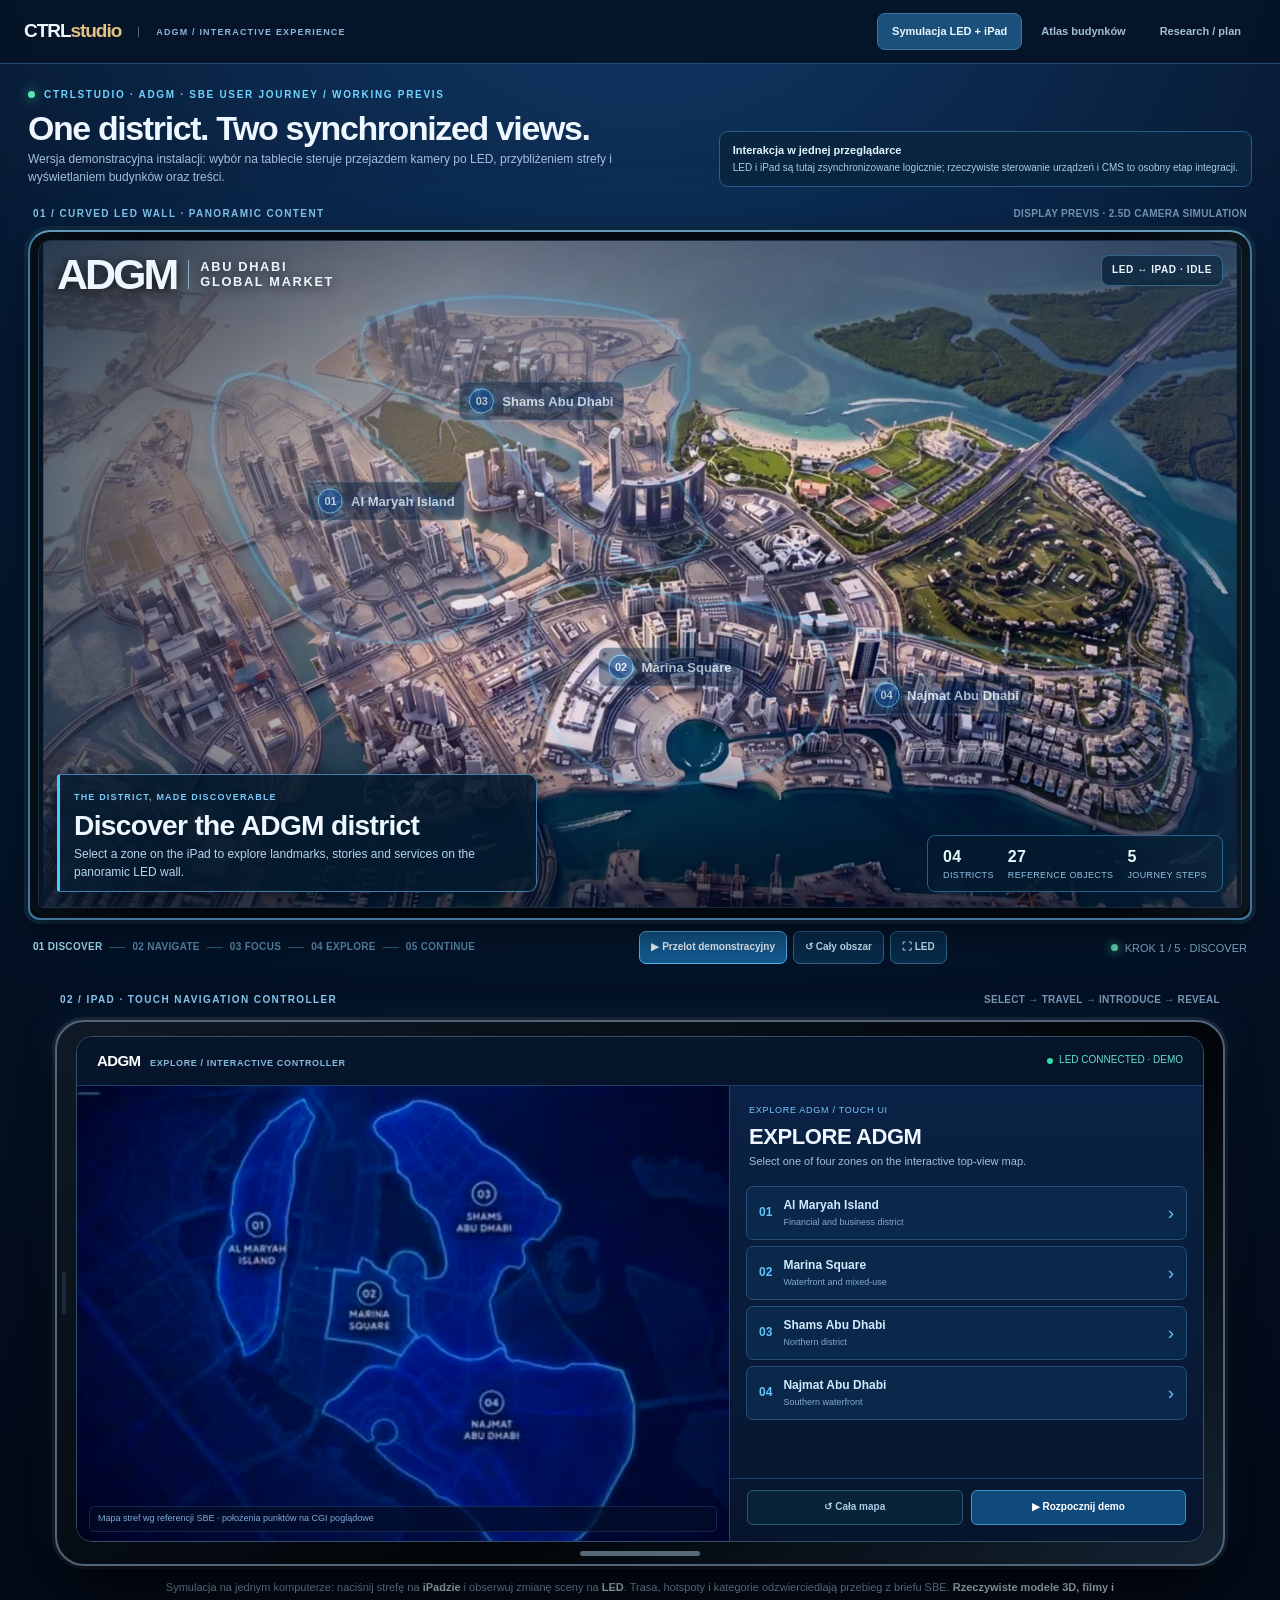
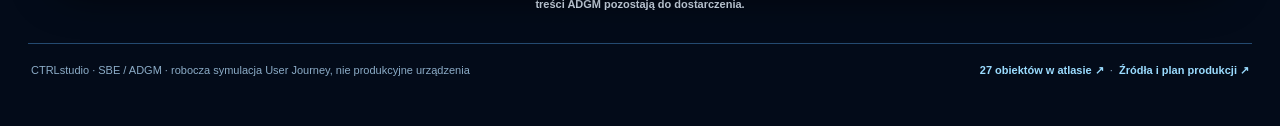
<file: index.html>
<!doctype html>
<html lang="pl">
<head>
<meta charset="utf-8">
<meta name="viewport" content="width=device-width,initial-scale=1,viewport-fit=cover">
<meta name="theme-color" content="#06172d">
<meta name="robots" content="noindex,nofollow">
<title>CTRLstudio | ADGM — LED Wall + iPad Experience Simulator</title>
<meta name="description" content="ADGM Permanent Installation — symulacja zsynchronizowanej ściany LED i interfejsu iPad zgodnie z User Journey SBE.">
<link rel="preload" as="image" href="./assets/adgm-led-clean-hq-v8.avif" type="image/avif">
<link rel="stylesheet" href="./experience.css?v=6">
</head>
<body>
<header class="site-head">
  <a href="./index.html" class="logo" aria-label="CTRLstudio ADGM">CTRL<b>studio</b><small>ADGM / INTERACTIVE EXPERIENCE</small></a>
  <nav class="nav" aria-label="Nawigacja projektu">
    <a class="current" href="./index.html" aria-current="page">Symulacja LED + iPad</a>
    <a href="./atlas.html">Atlas budynków</a>
    <a href="./research.html">Research / plan</a>
  </nav>
</header>
<main class="shell">
  <div class="intro">
    <div>
      <div class="kicker"><span class="dot"></span>CTRLSTUDIO · ADGM · SBE USER JOURNEY / WORKING PREVIS</div>
      <h1>One district. Two synchronized views.</h1>
      <p>Wersja demonstracyjna instalacji: wybór na tablecie steruje przejazdem kamery po LED, przybliżeniem strefy i wyświetlaniem budynków oraz treści.</p>
    </div>
    <div class="intro-status"><b>Interakcja w jednej przeglądarce</b>LED i iPad są tutaj zsynchronizowane logicznie; rzeczywiste sterowanie urządzeń i CMS to osobny etap integracji.</div>
  </div>
  <div class="device-label"><span>01 / CURVED LED WALL · PANORAMIC CONTENT</span><span class="label-right">DISPLAY PREVIS · 2.5D CAMERA SIMULATION</span></div>
  <section id="led-frame" class="led-frame" aria-label="Ekran LED ADGM">
    <div class="led-screen" id="led-screen">
      <div id="led-scene" class="led-scene">
        <img id="led-photo" class="led-photo" src="./assets/adgm-led-clean-hq-v8.avif" width="1536" height="852"
             alt="Poprawiona wizualizacja lotnicza ADGM otrzymana od CTRLstudio, bez błędnie naniesionych stref" draggable="false">
        <div class="led-shade"></div>
        <svg class="led-map" viewBox="0 0 1536 852" preserveAspectRatio="none" aria-hidden="true">
          <g id="led-area-paths"></g>
          <g id="led-demo-route" style="opacity:0;transition:opacity .4s">
            <path id="led-flight-line" class="led-flypath" d="M 499 342 C 680 398 748 506 815 515 C 868 460 935 345 953 312 C 1012 445 1077 576 1100 603"></path>
            <circle id="tour-beacon" r="9" cx="499" cy="342" fill="#f3ffff" stroke="#22a9ff" stroke-width="4" style="opacity:0;filter:drop-shadow(0 0 9px #5eeaff)"></circle>
          </g>
        </svg>
        <div class="led-region-labels" id="led-region-labels" aria-label="Strefy na perspektywicznym rzucie"></div>
        <div class="led-marker-layer" id="led-marker-layer" aria-label="Hotspoty budynków na LED"></div>
      </div>
      <div class="led-top">
        <div class="adgm-lockup"><strong>ADGM</strong><span>ABU DHABI<br>GLOBAL MARKET</span></div>
        <span class="led-status" id="led-status">LED ↔ IPAD · IDLE</span>
      </div>
      <div class="led-reveal" id="led-reveal" aria-live="polite">
        <div class="section" id="led-reveal-kicker">LED / AREA INTRO</div>
        <h3 id="led-reveal-title">Explore ADGM</h3>
        <p id="led-reveal-body">The district made discoverable.</p>
        <div class="led-preview-media" id="led-preview-media" hidden>
          <span class="preview-play" aria-hidden="true">▶</span>
          <span>VIDEO / ZONE CONTENT<br><small>Materiał do dostarczenia przez ADGM</small></span>
        </div>
        <button id="led-reveal-next" type="button">↗ Scan / Continue</button>
      </div>
      <div class="led-foot">
        <div class="led-location">
          <small id="led-zone-small">THE DISTRICT, MADE DISCOVERABLE</small>
          <h2 id="led-zone-title">Discover the ADGM district</h2>
          <p id="led-zone-description">Choose a zone on the iPad to explore the district.</p>
        </div>
        <div class="led-facts" aria-label="Zakres symulacji">
          <div><strong>04</strong>DISTRICTS</div>
          <div><strong>27</strong>REFERENCE OBJECTS</div>
          <div><strong>5</strong>JOURNEY STEPS</div>
        </div>
      </div>
      <div class="led-loader" id="led-loader" role="alert">Nie udało się załadować grafiki LED. Skorzystaj z mapy na iPadzie i atlasu projektu.</div>
    </div>
  </section>
  <div class="led-controls">
    <div class="status-rail" aria-label="Przebieg doświadczenia">
      <span class="step current" data-step="discover">01 DISCOVER</span><span class="connector"></span>
      <span class="step" data-step="navigate">02 NAVIGATE</span><span class="connector"></span>
      <span class="step" data-step="focus">03 FOCUS</span><span class="connector"></span>
      <span class="step" data-step="explore">04 EXPLORE</span><span class="connector"></span>
      <span class="step" data-step="continue">05 CONTINUE</span>
    </div>
    <div class="led-actions">
      <button id="tour-button" type="button">▶ Przelot demonstracyjny</button>
      <button id="map-reset" type="button">↺ Cały obszar</button>
      <button id="fullscreen-led" type="button" title="LED na pełnym ekranie" aria-label="Pełny ekran LED">⛶ LED</button>
    </div>
    <div class="status-led"><i></i><span id="experience-stage">KROK 1 / 5 · DISCOVER</span></div>
  </div>
  <section class="ipad-area" id="ipad-controller" aria-label="Kontroler iPad ADGM">
    <div class="device-label">
      <span>02 / IPAD · TOUCH NAVIGATION CONTROLLER</span>
      <span class="label-right">SELECT → TRAVEL → INTRODUCE → REVEAL</span>
    </div>
    <div class="ipad-shell">
      <div class="ipad-screen">
        <div class="ipad-head">
          <strong>ADGM <span>EXPLORE / INTERACTIVE CONTROLLER</span></strong>
          <span class="ipad-sync"><i></i><span id="ipad-sync-text">LED CONNECTED · DEMO</span></span>
        </div>
        <div class="ipad-body">
          <div class="map-pane" aria-label="Mapa referencyjna czterech stref">
            <div id="tablet-visual" class="map-visual">
              <img id="tablet-map-image" src="./assets/adgm-topview-approved-v7.avif" width="518" height="366"
                alt="Zatwierdzona referencyjna mapa SBE: Al Maryah Island, Marina Square, Shams Abu Dhabi i Najmat Abu Dhabi" draggable="false">
              <svg id="tablet-svg" class="map-overlay" viewBox="0 0 518 366" preserveAspectRatio="none" aria-label="Wybór stref z prawidłowych obrysów SBE">
                <g id="tablet-area-paths"></g>
                <g id="tablet-marker-points"></g>
              </svg>
            </div>
            <div class="map-note" id="geo-honesty">Prawidłowe granice na iPadzie wg zatwierdzonego rzutu SBE</div>
          </div>
          <div class="ipad-panel">
            <div class="ipad-panel-top">
              <div class="eyebrow">EXPLORE ADGM / TOUCH UI</div>
              <h3 id="tablet-headline">EXPLORE ADGM</h3>
              <p class="hint" id="tablet-description">Select a zone on the map.</p>
            </div>
            <div class="ipad-controls" id="tablet-choices" aria-label="Wybór stref lub rodzaju treści"></div>
            <div id="tablet-context" class="category-content" hidden aria-live="polite"></div>
            <div class="ipad-actions">
              <button id="ipad-back" class="secondary" type="button">↺ Cała mapa</button>
              <button id="ipad-view-wall" type="button">▶ Rozpocznij demo</button>
            </div>
          </div>
        </div>
      </div>
      <div class="ipad-footer" aria-hidden="true"></div>
    </div>
    <p class="sim-note">Symulacja na jednym komputerze: naciśnij strefę na <strong>iPadzie</strong> i obserwuj zmianę sceny na <strong>LED</strong>. Trasa, hotspoty i kategorie odzwierciedlają przebieg z briefu SBE. <strong>Rzeczywiste modele 3D, filmy i treści ADGM pozostają do dostarczenia.</strong></p>
  </section>
  <div class="bottomnav">
    <span>CTRLstudio · SBE / ADGM · robocza symulacja User Journey, nie produkcyjne urządzenia</span>
    <span><a href="./atlas.html">27 obiektów w atlasie ↗</a> &nbsp;·&nbsp; <a href="./research.html">Źródła i plan produkcji ↗</a></span>
  </div>
</main>
<script src="./research-data.js?v=1"></script>
<script src="./experience-data.js?v=4"></script>
<script src="./experience.js?v=5"></script>
</body>
</html>
</file>
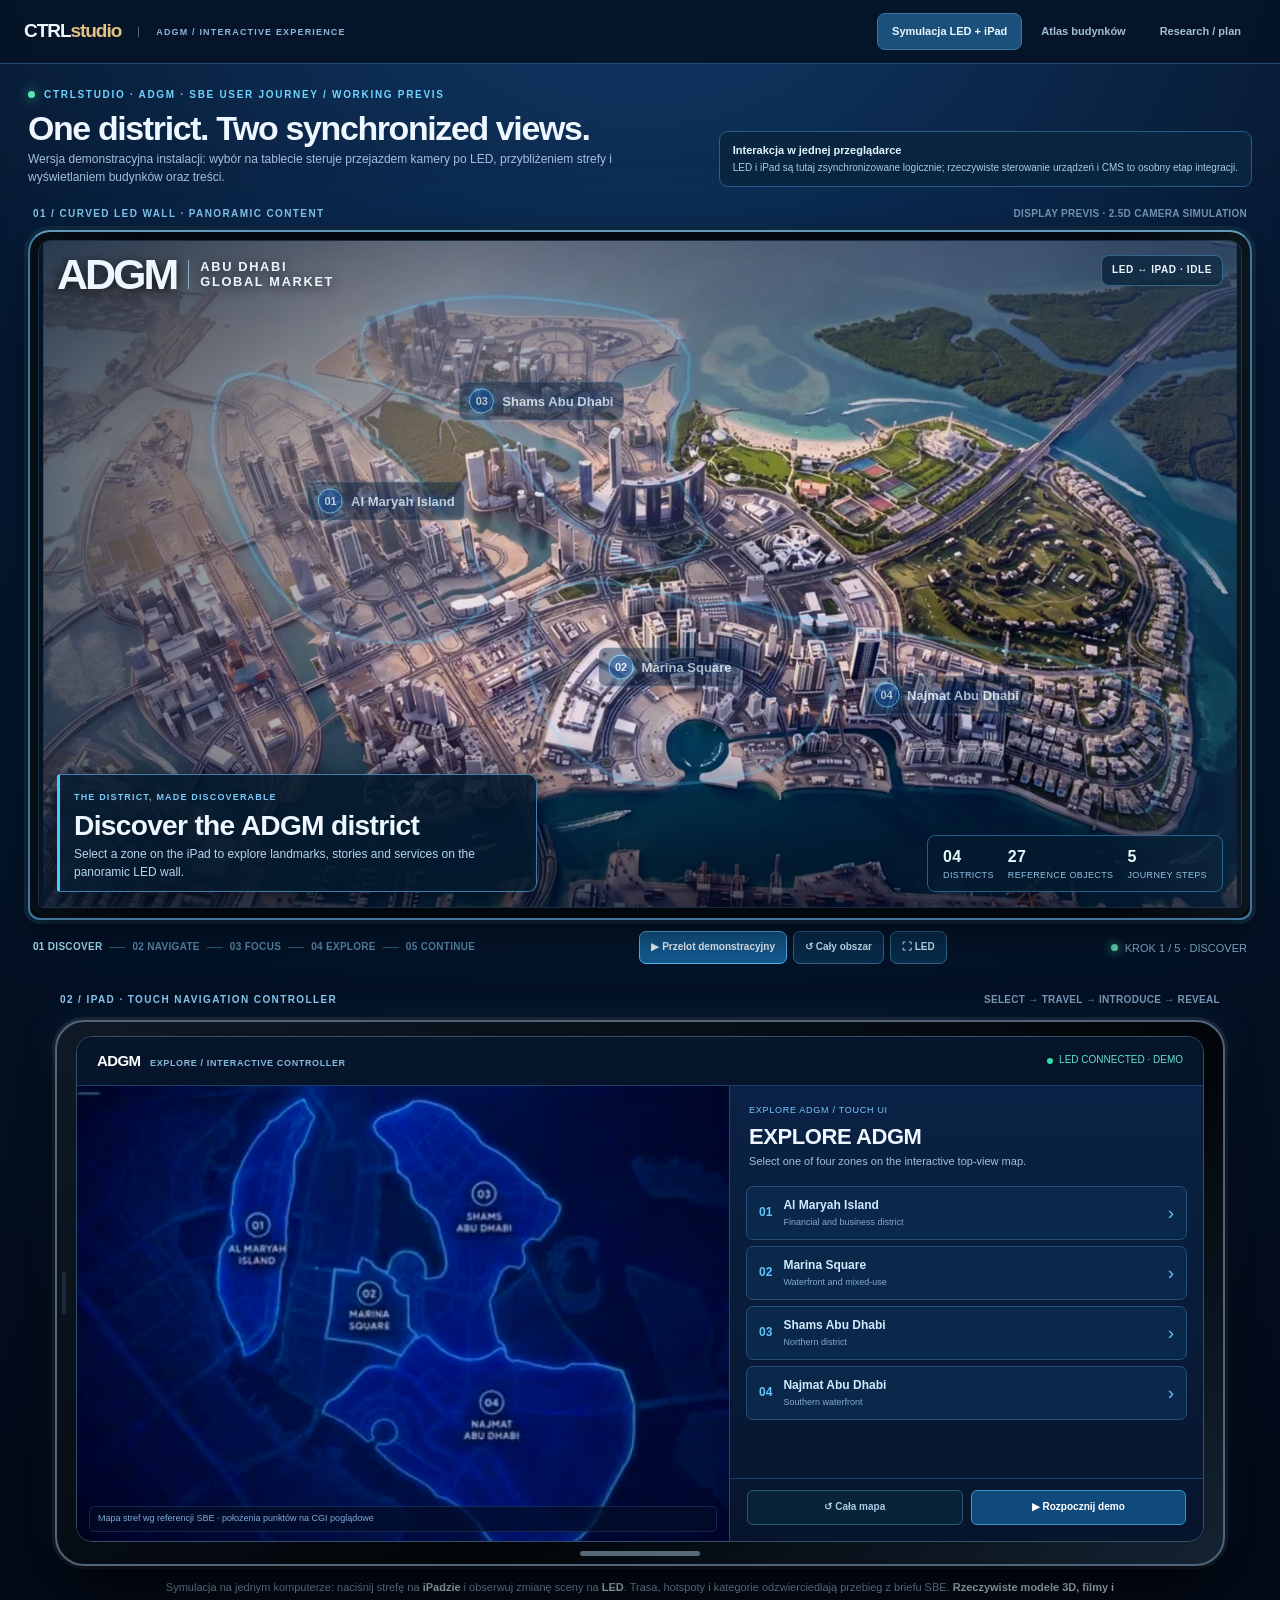
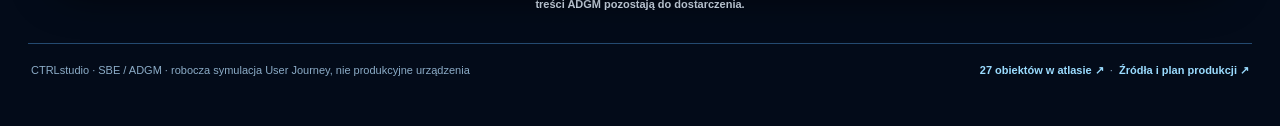
<file: island3d.html>
<!doctype html><html lang="pl"><head><meta charset="utf-8"><meta name="viewport" content="width=device-width,initial-scale=1"><meta name="robots" content="noindex,nofollow"><title>CTRLstudio ADGM — wspólna symulacja LED + iPad</title><meta http-equiv="refresh" content="0;url=./index.html#ipad-controller"><style>body{font:16px/1.7 -apple-system,Arial,sans-serif;background:#06172d;color:#e9f7ff;display:grid;place-items:center;min-height:100vh;text-align:center}a{color:#8bd4ff}</style></head><body><main><h1>CTRLstudio ADGM</h1><p>Widoki połączono w jedną symulację LED + iPad.</p><p><a href="./index.html#ipad-controller">Otwórz symulację</a></p></main><script>location.replace('./index.html'+location.search+'#ipad-controller')</script></body></html>
</file>
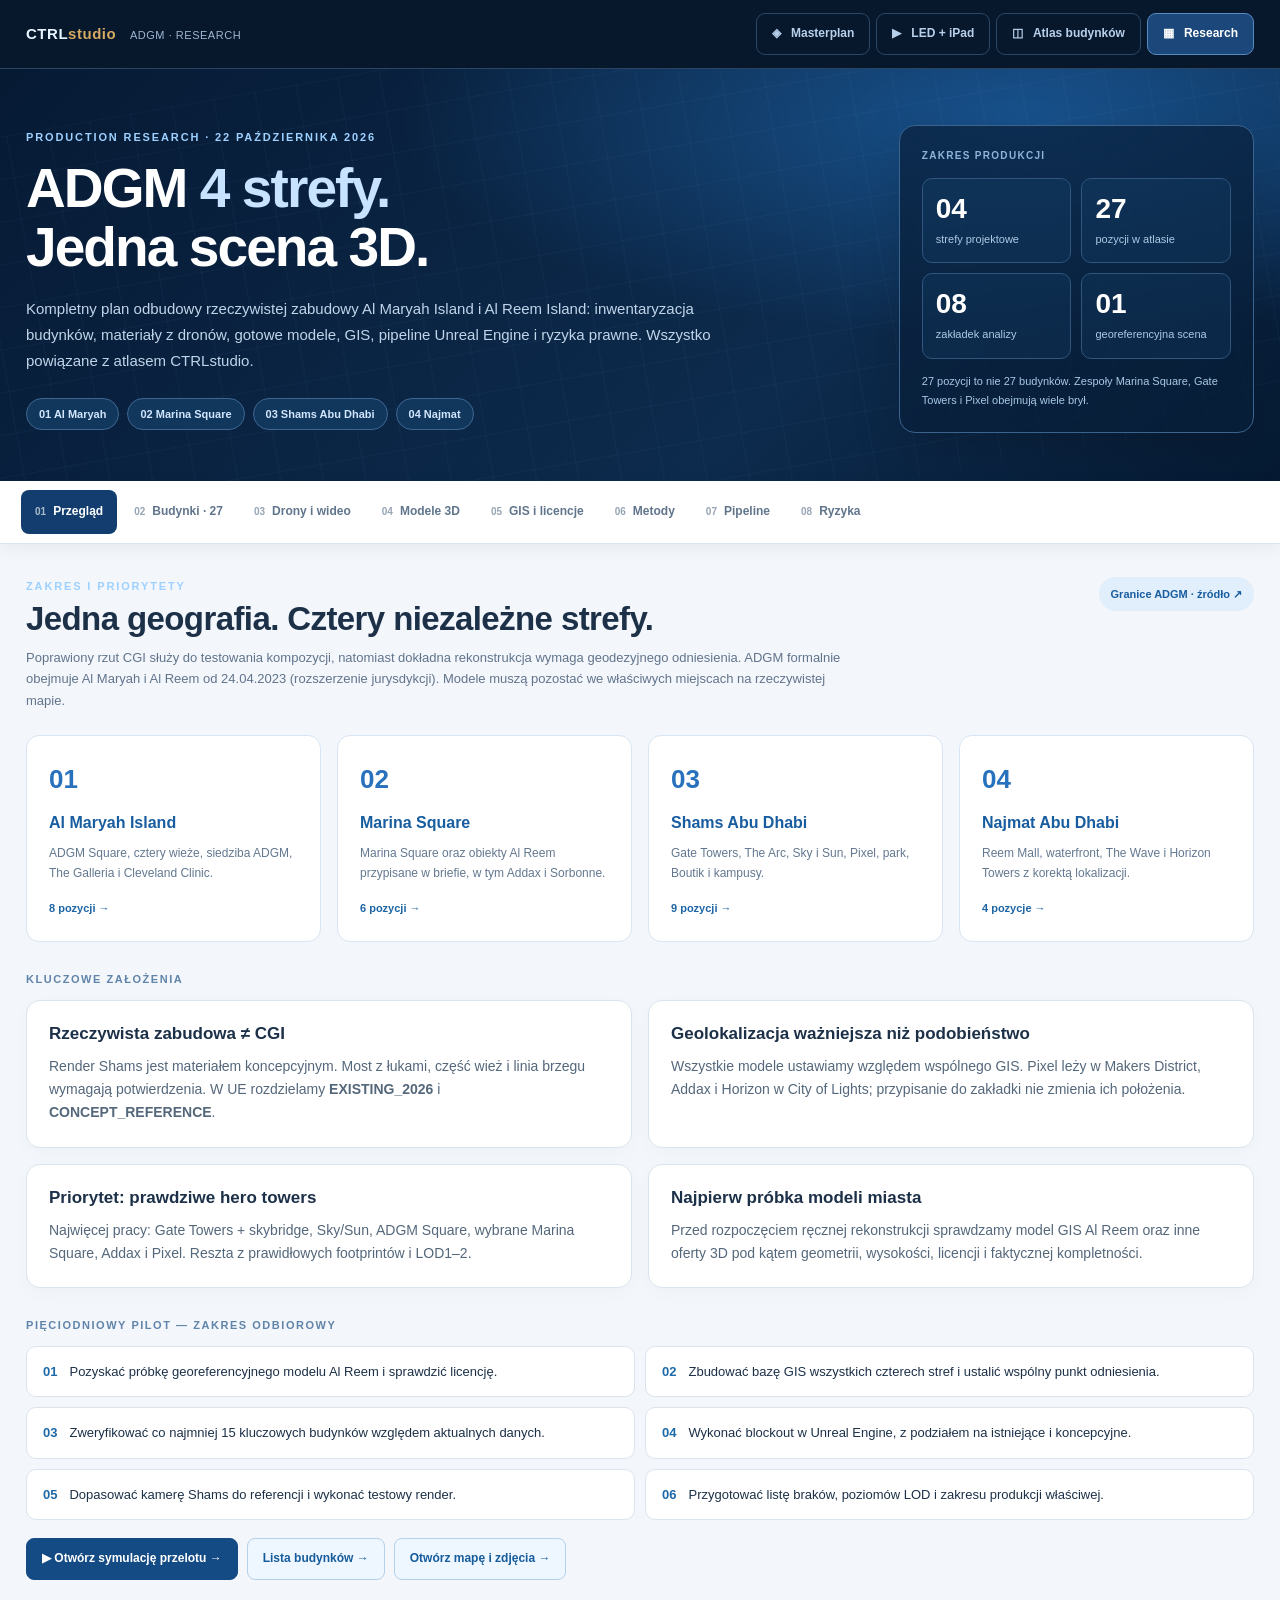
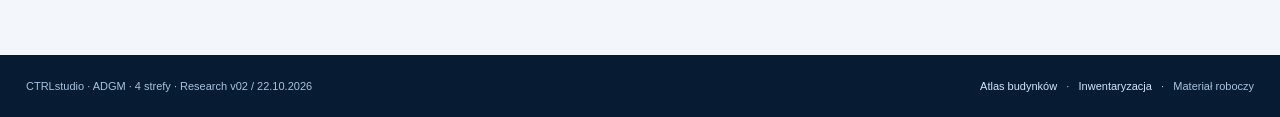
<file: research.html>
<!doctype html>
<html lang="pl"><head><meta charset="utf-8"><meta name="viewport" content="width=device-width,initial-scale=1">
<meta name="robots" content="noindex,nofollow"><meta name="theme-color" content="#071b33">
<title>CTRLstudio | ADGM — Plan produkcji 3D, 4 strefy</title>
<style>
:root{--navy:#071b33;--navy2:#0d2c53;--blue:#2466b6;--sky:#5b9fe7;--gold:#d5aa61;--ink:#1c3048;--muted:#61748c;--border:#dbe4ed;--paper:#f3f6fa;--white:#fff}
*{box-sizing:border-box}html{scroll-behavior:smooth}body{margin:0;background:var(--paper);color:var(--ink);font:14px/1.65 -apple-system,BlinkMacSystemFont,"Segoe UI",Arial,sans-serif}a{color:#185d9f;text-decoration:none}a:hover{text-decoration:underline}button,input,select{font:inherit}button{cursor:pointer}button:focus-visible,a:focus-visible,input:focus-visible,select:focus-visible{outline:3px solid #81b9fb;outline-offset:2px}
.top{background:#07182d;color:#fff;border-bottom:1px solid #2a4664}.top-inner{max-width:1480px;margin:auto;padding:13px 26px;display:flex;align-items:center;justify-content:space-between;gap:24px}.brand{color:#e8f4ff;font-weight:850;font-size:15px;letter-spacing:.035em}.brand b{color:var(--gold)}.brand small{font-size:11px;color:#9db6d1;font-weight:500;margin-left:9px}.main-nav{display:flex;gap:6px}.main-nav a{display:inline-flex;align-items:center;gap:9px;border:1px solid #2b4766;color:#b8d0ea;padding:10px 15px;border-radius:9px;font-weight:700;font-size:12px}.main-nav a.current{background:#1b477a;border-color:#568bc1;color:#fff}.main-nav a:hover{background:#1c3b5c;text-decoration:none;color:white}
.hero{background:radial-gradient(ellipse at 80% 12%,#18528d 0,transparent 43%),linear-gradient(135deg,#061a34,#0d2b4d 65%,#061a33);color:white;position:relative;overflow:hidden}.hero:after{content:"";position:absolute;inset:0;background-image:linear-gradient(rgba(132,194,255,.045) 1px,transparent 1px),linear-gradient(90deg,rgba(132,194,255,.045) 1px,transparent 1px);background-size:35px 35px;transform:rotate(-10deg) scale(1.2);pointer-events:none}.hero-inner{position:relative;z-index:1;max-width:1480px;margin:auto;padding:56px 26px 48px;display:grid;grid-template-columns:minmax(0,1.4fr) minmax(300px,.6fr);gap:44px;align-items:center}.eyebrow{color:#9ed1ff;text-transform:uppercase;letter-spacing:.17em;font-weight:800;font-size:11px}.hero h1{font-size:clamp(30px,4.3vw,58px);line-height:1.08;letter-spacing:-.035em;margin:13px 0 18px;max-width:780px}.hero h1 span{color:#c7e3ff}.hero p{color:#c1d5ea;font-size:15px;line-height:1.75;max-width:720px;margin:0}.hero-badges{display:flex;gap:8px;flex-wrap:wrap;margin-top:24px}.hero-badges span{font-size:11px;font-weight:700;border:1px solid #3e6691;color:#d2e7ff;border-radius:20px;padding:6px 12px;background:#12375d}.hero-panel{border:1px solid #3a638e;border-radius:16px;background:rgba(8,31,58,.7);padding:22px;box-shadow:0 16px 50px rgba(0,0,0,.15)}.hero-panel .mini{font-size:10px;letter-spacing:.13em;color:#8eb4d9;font-weight:800;margin-bottom:14px}.hero-grid{display:grid;grid-template-columns:1fr 1fr;gap:10px}.hero-grid div{border:1px solid #30557e;border-radius:10px;padding:15px 13px;background:rgba(32,82,134,.18)}.hero-grid strong{display:block;font-size:28px;line-height:1.1;color:white}.hero-grid span{font-size:11px;color:#adc9e6;line-height:1.4;display:block;margin-top:7px}.hero-panel p{font-size:11px;margin:13px 0 0;color:#a9c7e6}
.tabs-wrap{position:sticky;top:0;z-index:20;background:#fff;border-bottom:1px solid var(--border);box-shadow:0 4px 18px rgba(20,40,65,.055)}.tabs{max-width:1480px;margin:auto;display:flex;overflow-x:auto;scrollbar-width:thin;gap:3px;padding:9px 21px}.tab{white-space:nowrap;flex:none;border:0;background:transparent;color:#60758c;padding:12px 14px;border-radius:8px;font-size:12px;font-weight:750}.tab:hover{background:#edf4fc;color:#184c7f}.tab[aria-selected="true"]{color:#fff;background:#123d6e}.tab .n{color:inherit;opacity:.65;margin-right:7px;font-size:10px}
.main{max-width:1480px;margin:0 auto;padding:29px 26px 75px}.pane[hidden]{display:none!important}.sectionhead{display:flex;justify-content:space-between;align-items:flex-start;gap:18px;margin:4px 0 24px}.sectionhead h2{font-size:clamp(23px,3vw,33px);line-height:1.2;margin:4px 0 8px;letter-spacing:-.018em}.sectionhead p{max-width:840px;margin:0;color:var(--muted);font-size:13px}.sectionhead .smalltag{font-size:11px;color:#285b8e;background:#e1eefb;border-radius:30px;padding:8px 12px;white-space:nowrap;font-weight:750}
.card{background:#fff;border:1px solid var(--border);border-radius:14px;box-shadow:0 5px 20px rgba(24,51,81,.025);padding:22px}.card h3{font-size:17px;margin:0 0 10px;line-height:1.3}.card p{color:#54677b;margin:0 0 13px}.card p:last-child{margin-bottom:0}.grid{display:grid;grid-template-columns:repeat(2,minmax(0,1fr));gap:16px}.grid.three{grid-template-columns:repeat(3,minmax(0,1fr))}.grid.four{grid-template-columns:repeat(4,minmax(0,1fr))}.zone-card{display:block;text-align:left;border:1px solid #d8e5f2;border-radius:13px;background:#fff;padding:22px;transition:transform .15s,border-color .15s;min-height:168px}.zone-card:hover{transform:translateY(-2px);border-color:#8ab5e5;text-decoration:none}.zone-card .num{font-weight:850;color:#2871bd;font-size:26px}.zone-card h3{margin:9px 0 8px;font-size:16px}.zone-card p{font-size:12px;color:#637890;margin:0}.zone-card .count{display:inline-block;margin-top:15px;color:#1c64a4;font-size:11px;font-weight:800}
.note{border-left:3px solid #c29a50;background:#fff9ec;padding:16px 19px;border-radius:0 10px 10px 0;color:#5b4b30;font-size:13px;line-height:1.7}.note.blue{border-color:#4285c6;background:#ebf4fe;color:#244d77}.note strong{color:inherit}.kicker{font-size:11px;font-weight:850;letter-spacing:.14em;color:#6084aa;text-transform:uppercase;margin:28px 0 12px}.checklist{display:grid;grid-template-columns:repeat(2,minmax(0,1fr));gap:10px}.check{display:flex;gap:12px;align-items:flex-start;padding:14px 16px;border:1px solid var(--border);border-radius:10px;background:#fff;font-size:13px}.check em{font-style:normal;color:#1e6aa9;font-weight:900}
.actions{display:flex;gap:9px;flex-wrap:wrap;margin-top:18px}.action{display:inline-flex;align-items:center;gap:7px;padding:10px 15px;border-radius:8px;border:1px solid #b5d0e9;background:#eef6ff;color:#165c9b;font-size:12px;font-weight:800}.action:hover{background:#dfefff;text-decoration:none}.action.primary{background:#154b84;color:#fff;border-color:#154b84}.action.primary:hover{background:#0d3762}
.filters{display:flex;gap:10px;align-items:center;flex-wrap:wrap;margin-bottom:14px}.filters input,.filters select{background:white;border:1px solid #cbd9e7;border-radius:8px;padding:11px 13px;color:#233f5b;font-size:13px}.filters input{flex:1;min-width:210px}.filters select{min-width:190px}.result-count{font-size:11px;color:#657d95;font-weight:750;margin-left:auto}
.tablewrap{background:#fff;border:1px solid var(--border);border-radius:13px;overflow:auto}.datatable{width:100%;border-collapse:collapse;font-size:12px;min-width:950px}.datatable th{position:sticky;top:0;text-align:left;padding:13px 15px;background:#eaf0f6;color:#42627f;font-size:10px;text-transform:uppercase;letter-spacing:.08em;white-space:nowrap}.datatable td{padding:14px 15px;vertical-align:top;border-top:1px solid #e9eff5;line-height:1.55}.datatable tr:hover td{background:#f7faff}.datatable td:first-child{min-width:225px}.datatable .code{display:inline-block;font-size:10px;font-weight:850;border-radius:5px;padding:3px 6px;color:#fff;background:#2a639e;margin-right:8px}.datatable .name{font-weight:800;font-size:13px}.datatable .subtext{display:block;color:#6e8297;font-size:11px;margin-top:3px}.datatable details{margin-top:9px}.datatable summary{cursor:pointer;color:#1c69a9;font-weight:750;font-size:11px}.datatable details p{font-size:11px;color:#566e85;max-width:420px;margin:6px 0}.datatable .source-links{display:flex;flex-direction:column;gap:5px}.datatable .source-links a{font-size:11px}.datatable .status{font-size:11px;font-weight:700;color:#51687e}.datatable .status.warn{color:#a06429}
.resource{background:#fff;border:1px solid var(--border);border-radius:13px;padding:19px 21px}.resource .rlabel{color:#547aa2;text-transform:uppercase;letter-spacing:.1em;font-size:10px;font-weight:850;margin-bottom:8px}.resource h3{margin:0 0 8px;font-size:16px}.resource p{font-size:12px;color:#63758a;margin:0 0 12px}.resource .facts{font-size:11px;color:#4d6780;background:#f0f5fa;padding:10px;border-radius:7px;margin-bottom:12px}.resource a{font-size:12px;font-weight:800}.resource .price{font-size:23px;color:#113c6a;font-weight:850;line-height:1.1;margin:8px 0}.tag{display:inline-block;border-radius:6px;background:#edf4fc;color:#2465a1;font-weight:750;font-size:10px;padding:4px 8px}.tag.warn{background:#fff0d9;color:#a46b23}.tag.gray{background:#edf0f4;color:#6b7887}
.listrows{display:flex;flex-direction:column;gap:11px}.listrow{display:grid;grid-template-columns:175px minmax(0,1fr);gap:20px;border:1px solid var(--border);border-radius:12px;background:white;padding:18px 20px}.listrow .step{color:#2768aa;font-weight:850;font-size:12px}.listrow h3{margin:0 0 7px;font-size:15px}.listrow p{font-size:12px;color:#60748a;margin:0}.listrow .deliver{font-size:11px;font-weight:700;color:#2a608f;margin-top:9px}
.method-table{min-width:770px}.method-table td:first-child{font-weight:800;min-width:190px}.method-table td{max-width:320px}
.cost-card{padding:22px;border-radius:13px;background:#fff;border:1px solid var(--border)}.cost-card.featured{border-color:#73a7d7;box-shadow:0 0 0 2px #d8eafd}.cost-card .tier{font-size:10px;font-weight:850;color:#4c7fae;letter-spacing:.1em}.cost-card h3{font-size:19px;margin:9px 0 3px}.cost-card .hours{font-size:24px;font-weight:850;color:#173d68;line-height:1.3}.cost-card .price{font-size:20px;font-weight:800;color:#1a6aaf;margin:7px 0 10px}.cost-card p{font-size:12px;color:#60758b}details.faq{background:#fff;border:1px solid var(--border);border-radius:11px;margin-bottom:10px;padding:15px 18px}details.faq summary{cursor:pointer;font-weight:800;font-size:13px}details.faq p{color:#63788b;font-size:12px;margin:11px 0 0}details.faq a{font-weight:700}.foot{background:#071b33;color:#a8c2dd}.foot-inner{max-width:1480px;margin:auto;padding:22px 26px;display:flex;justify-content:space-between;gap:18px;align-items:center;font-size:11px}.foot a{color:#d0e6ff}
@media(max-width:1000px){.hero-inner{grid-template-columns:1fr}.hero-panel{max-width:600px}.grid.four{grid-template-columns:repeat(2,minmax(0,1fr))}.grid.three{grid-template-columns:1fr 1fr}}@media(max-width:700px){.top-inner{padding:12px 15px;display:block}.main-nav{margin-top:11px}.main-nav a{flex:1;justify-content:center}.hero-inner{padding:34px 17px 30px;gap:24px}.hero h1{font-size:35px}.hero p{font-size:13px}.main{padding:21px 13px 50px}.tabs{padding:7px 10px}.tab{padding:10px 12px}.sectionhead{display:block}.sectionhead .smalltag{display:inline-block;margin-top:12px}.grid,.grid.three,.grid.four,.checklist{grid-template-columns:1fr}.card,.zone-card{padding:17px}.listrow{grid-template-columns:1fr;gap:6px}.filters input,.filters select{width:100%}.result-count{margin-left:0}.foot-inner{display:block}.foot-inner div+div{margin-top:7px}}
@media print{.top,.tabs-wrap,.actions,.filters,.foot{display:none}.pane[hidden]{display:block!important}.pane{page-break-before:always}.main{max-width:none}.hero{background:white;color:black}.hero p{color:#333}.hero-inner{padding:20px}.hero-panel{display:none}.tablewrap{overflow:visible}.datatable{min-width:0;font-size:9px}.datatable td{padding:7px}}
</style></head>
<body>
<header class="top"><div class="top-inner"><div class="brand">CTRL<b>studio</b> <small>ADGM · RESEARCH</small></div><nav class="main-nav" aria-label="Główne sekcje serwisu"><a href="./index.html">◈ &nbsp; Masterplan</a><a href="./index.html#ipad-controller">▶ &nbsp; LED + iPad</a><a href="./atlas.html">◫ &nbsp; Atlas budynków</a><a class="current" href="./research.html" aria-current="page">▦ &nbsp; Research</a></nav></div></header>
<section class="hero"><div class="hero-inner"><div><div class="eyebrow">Production research · 22 października 2026</div><h1>ADGM <span>4 strefy.</span><br>Jedna scena 3D.</h1><p>Kompletny plan odbudowy rzeczywistej zabudowy Al Maryah Island i Al Reem Island: inwentaryzacja budynków, materiały z dronów, gotowe modele, GIS, pipeline Unreal Engine i ryzyka prawne. Wszystko powiązane z atlasem CTRLstudio.</p><div class="hero-badges"><span>01 Al Maryah</span><span>02 Marina Square</span><span>03 Shams Abu Dhabi</span><span>04 Najmat</span></div></div><aside class="hero-panel"><div class="mini">ZAKRES PRODUKCJI</div><div class="hero-grid"><div><strong>04</strong><span>strefy projektowe</span></div><div><strong>27</strong><span>pozycji w atlasie</span></div><div><strong>08</strong><span>zakładek analizy</span></div><div><strong>01</strong><span>georeferencyjna scena</span></div></div><p>27 pozycji to nie 27 budynków. Zespoły Marina Square, Gate Towers i Pixel obejmują wiele brył.</p></aside></div></section>
<div class="tabs-wrap"><nav class="tabs" role="tablist" aria-label="Zakładki planu produkcji">
<button type="button" class="tab" data-tab="overview" role="tab" aria-selected="true"><span class="n">01</span>Przegląd</button>
<button type="button" class="tab" data-tab="buildings" role="tab" aria-selected="false"><span class="n">02</span>Budynki · 27</button>
<button type="button" class="tab" data-tab="aerial" role="tab" aria-selected="false"><span class="n">03</span>Drony i wideo</button>
<button type="button" class="tab" data-tab="assets" role="tab" aria-selected="false"><span class="n">04</span>Modele 3D</button>
<button type="button" class="tab" data-tab="geodata" role="tab" aria-selected="false"><span class="n">05</span>GIS i licencje</button>
<button type="button" class="tab" data-tab="methods" role="tab" aria-selected="false"><span class="n">06</span>Metody</button>
<button type="button" class="tab" data-tab="pipeline" role="tab" aria-selected="false"><span class="n">07</span>Pipeline</button>
<button type="button" class="tab" data-tab="risks" role="tab" aria-selected="false"><span class="n">08</span>Ryzyka</button>
</nav></div>
<main class="main">
<section class="pane" data-pane="overview" role="tabpanel">
<div class="sectionhead"><div><div class="eyebrow">Zakres i priorytety</div><h2>Jedna geografia. Cztery niezależne strefy.</h2><p>Poprawiony rzut CGI służy do testowania kompozycji, natomiast dokładna rekonstrukcja wymaga geodezyjnego odniesienia. ADGM formalnie obejmuje Al Maryah i Al Reem od 24.04.2023 (rozszerzenie jurysdykcji). Modele muszą pozostać we właściwych miejscach na rzeczywistej mapie.</p></div><span class="smalltag"><a href="https://www.adgm.com/about/jurisdiction/" target="_blank" rel="noopener">Granice ADGM · źródło ↗</a></span></div>
<div class="grid four">
<a href="#buildings" class="zone-card" data-zone-jump="M"><span class="num">01</span><h3>Al Maryah Island</h3><p>ADGM Square, cztery wieże, siedziba ADGM, The Galleria i Cleveland Clinic.</p><span class="count">8 pozycji →</span></a>
<a href="#buildings" class="zone-card" data-zone-jump="T"><span class="num">02</span><h3>Marina Square</h3><p>Marina Square oraz obiekty Al Reem przypisane w briefie, w tym Addax i Sorbonne.</p><span class="count">6 pozycji →</span></a>
<a href="#buildings" class="zone-card" data-zone-jump="S"><span class="num">03</span><h3>Shams Abu Dhabi</h3><p>Gate Towers, The Arc, Sky i Sun, Pixel, park, Boutik i kampusy.</p><span class="count">9 pozycji →</span></a>
<a href="#buildings" class="zone-card" data-zone-jump="N"><span class="num">04</span><h3>Najmat Abu Dhabi</h3><p>Reem Mall, waterfront, The Wave i Horizon Towers z korektą lokalizacji.</p><span class="count">4 pozycje →</span></a>
</div>
<div class="kicker">Kluczowe założenia</div>
<div class="grid">
<div class="card"><h3>Rzeczywista zabudowa ≠ CGI</h3><p>Render Shams jest materiałem koncepcyjnym. Most z łukami, część wież i linia brzegu wymagają potwierdzenia. W UE rozdzielamy <strong>EXISTING_2026</strong> i <strong>CONCEPT_REFERENCE</strong>.</p></div>
<div class="card"><h3>Geolokalizacja ważniejsza niż podobieństwo</h3><p>Wszystkie modele ustawiamy względem wspólnego GIS. Pixel leży w Makers District, Addax i Horizon w City of Lights; przypisanie do zakładki nie zmienia ich położenia.</p></div>
<div class="card"><h3>Priorytet: prawdziwe hero towers</h3><p>Najwięcej pracy: Gate Towers + skybridge, Sky/Sun, ADGM Square, wybrane Marina Square, Addax i Pixel. Reszta z prawidłowych footprintów i LOD1–2.</p></div>
<div class="card"><h3>Najpierw próbka modeli miasta</h3><p>Przed rozpoczęciem ręcznej rekonstrukcji sprawdzamy model GIS Al Reem oraz inne oferty 3D pod kątem geometrii, wysokości, licencji i faktycznej kompletności.</p></div>
</div>
<div class="kicker">Pięciodniowy pilot — zakres odbiorowy</div>
<div class="checklist">
<div class="check"><em>01</em><span>Pozyskać próbkę georeferencyjnego modelu Al Reem i sprawdzić licencję.</span></div>
<div class="check"><em>02</em><span>Zbudować bazę GIS wszystkich czterech stref i ustalić wspólny punkt odniesienia.</span></div>
<div class="check"><em>03</em><span>Zweryfikować co najmniej 15 kluczowych budynków względem aktualnych danych.</span></div>
<div class="check"><em>04</em><span>Wykonać blockout w Unreal Engine, z podziałem na istniejące i koncepcyjne.</span></div>
<div class="check"><em>05</em><span>Dopasować kamerę Shams do referencji i wykonać testowy render.</span></div>
<div class="check"><em>06</em><span>Przygotować listę braków, poziomów LOD i zakresu produkcji właściwej.</span></div>
</div>
<div class="actions"><a class="action primary" href="./index.html#ipad-controller">▶ Otwórz symulację przelotu →</a><a class="action" href="#buildings" data-tab-link="buildings">Lista budynków →</a><a class="action" href="./atlas.html">Otwórz mapę i zdjęcia →</a></div>
</section>

<section class="pane" data-pane="buildings" role="tabpanel" hidden>
<div class="sectionhead"><div><div class="eyebrow">Building inventory</div><h2>Inwentaryzacja 27 pozycji</h2><p>Lista z naszego atlasu, uzupełniona o dane architektoniczne i priorytet modelowania. Współrzędne to punkty orientacyjne WGS84, nie pomierzone footprinty. „—” oznacza brak potwierdzonych danych.</p></div><span class="smalltag">4 strefy / 27 rekordów</span></div>
<div class="filters"><select id="building-zone" aria-label="Filtruj według strefy"><option value="all">Wszystkie 4 strefy</option><option value="M">01 — Al Maryah Island</option><option value="T">02 — Marina Square</option><option value="S">03 — Shams Abu Dhabi</option><option value="N">04 — Najmat Abu Dhabi</option></select><input id="building-search" type="search" placeholder="Szukaj budynku, dewelopera, kodu…" aria-label="Wyszukaj budynek"><span class="result-count" id="building-count">27 obiektów</span></div>
<div class="tablewrap"><table class="datatable"><thead><tr><th>Obiekt / bryła</th><th>Developer / architekt</th><th>Wysokość / piętra</th><th>Rok / status</th><th>WGS84 / położenie</th><th>Źródła</th></tr></thead><tbody id="building-rows"><tr><td colspan="6">Ładowanie danych inwentaryzacyjnych…</td></tr></tbody></table></div>
<div class="note blue" style="margin-top:16px"><strong>Uwaga zakresowa:</strong> Marina Square i Pixel obejmują wiele oddzielnych budynków. Reem Central Park i Najmat waterfront są przestrzeniami publicznymi, nie wieżami. Horizon Towers, Addax Tower i Pixel pozostają w swoich rzeczywistych lokalizacjach mimo przypisania do grup briefu.</div>
<div class="actions"><a class="action" href="./atlas.html">Mapa, punkty i galerie zdjęć →</a><button class="action" id="export-csv" type="button">Eksport listy do CSV ↓</button></div>
</section>

<section class="pane" data-pane="aerial" role="tabpanel" hidden>
<div class="sectionhead"><div><div class="eyebrow">Footage / reference acquisition</div><h2>Drony, wideo i materiały lotnicze</h2><p>Linki do konkretnych filmów i klipów. Materiał z YouTube/Vimeo służy na tym etapie analizie wizualnej; licencja na fotogrametrię lub użycie w produkcji musi zostać uzyskana oddzielnie.</p></div></div>
<div class="kicker">YouTube / Vimeo · konkretne materiały</div>
<div class="grid three">
<div class="resource"><div class="rlabel">YouTube · Al Reem</div><h3>Aerial Adventure in Abu Dhabi</h3><p>Kamil Dzikowski. Ujęcia wyspy, skyline, nabrzeży. Dobre do układu dzielnicy, nie gwarantują pełnych orbit.</p><div class="facts">Rok: 2023 (wg opisu) · 4K deklarowane · czas: do sprawdzenia · ruch: przeloty</div><a href="https://www.youtube.com/watch?v=UEtqomDTDsI" target="_blank" rel="noopener">Otwórz film ↗</a></div>
<div class="resource"><div class="rlabel">Vimeo · Al Reem</div><h3>Al Reem Island City View</h3><p>photographix. Ogólny widok wyspy, przydatny do weryfikacji kompozycji skyline.</p><div class="facts">Rok / długość / rozdzielczość: do sprawdzenia · ruch: aerial overview</div><a href="https://vimeo.com/547798519" target="_blank" rel="noopener">Otwórz film ↗</a></div>
<div class="resource"><div class="rlabel">Vimeo · kontekst</div><h3>Abu Dhabi Abundance</h3><p>Joerg Daiber. Styl tilt-shift; pomocnicze ujęcia miasta, słabe źródło do dokładnej rekonstrukcji.</p><div class="facts">Starszy materiał · około 3 min wg wcześniejszego researchu · ruch: timelapse</div><a href="https://vimeo.com/204860442" target="_blank" rel="noopener">Otwórz film ↗</a></div>
<div class="resource"><div class="rlabel">Vimeo · developer</div><h3>Aldar Properties — Corporate Video</h3><p>Materiał korporacyjny dewelopera. Poszukiwać kadrów Gate Towers i Shams; brak potwierdzenia pełnej orbity.</p><div class="facts">Rok / czas / rozdzielczość: do sprawdzenia</div><a href="https://vimeo.com/226715092" target="_blank" rel="noopener">Otwórz film ↗</a></div>
<div class="resource"><div class="rlabel">Vimeo · koncepcja</div><h3>MAYADEEN — Akrm Hassan</h3><p>Historyczna animacja projektowa. Używać do analizy koncepcji, nigdy jako dowodu obecnego stanu.</p><div class="facts">Projekt historyczny · nie jest aktualnym nagraniem dronowym</div><a href="https://vimeo.com/119590223" target="_blank" rel="noopener">Otwórz film ↗</a></div>
<div class="resource"><div class="rlabel">Oficjalne galerie</div><h3>Materiały elewacji</h3><p>MVRDV Pixel, Goettsch Partners ADGM Square, HDR Cleveland Clinic, BSBG Addax Tower.</p><div class="facts">Fotografie architektoniczne · użycie do referencji, nie automatyczna licencja na publikację</div><a href="https://www.mvrdv.com/projects/301/pixel" target="_blank" rel="noopener">MVRDV Pixel ↗</a></div>
</div>
<div class="kicker">Stock footage · konkretne karty</div>
<div class="tablewrap"><table class="datatable"><thead><tr><th>Materiał</th><th>Sklep</th><th>Format / cena</th><th>Ograniczenia / zastosowanie</th><th>Link</th></tr></thead><tbody>
<tr><td>Gate Towers aerial</td><td>Pond5</td><td>HD/4K; historyczna cena $119/$149</td><td><span class="tag warn">Editorial only</span> Nie używać komercyjnie bez odpowiednich praw.</td><td><a href="https://www.pond5.com/stock-footage/item/107392747-gate-towers-skysraper-al-reem-island-abu-dhabi-city" target="_blank" rel="noopener">Oferta ↗</a></td></tr>
<tr><td>Marina Square aerial</td><td>Pond5</td><td>HD; historycznie $39</td><td>Sprawdzić licencję komercyjną i aktualną cenę.</td><td><a href="https://www.pond5.com/stock-footage/item/108996708-aerial-drone-view-city-skyline-abu-dhabi-towers-and-skyscrap" target="_blank" rel="noopener">Oferta ↗</a></td></tr>
<tr><td>Reem / Al Maryah sunset</td><td>Pond5</td><td>HD/4K; historycznie $119/$149</td><td>Światło i kamera; warunki licencji do potwierdzenia.</td><td><a href="https://www.pond5.com/stock-footage/item/91827394-buildings-al-reem-island-abu-dhabi-sunset-timelapse-above" target="_blank" rel="noopener">Oferta ↗</a></td></tr>
<tr><td>Sky / Sun / Gate aerial</td><td>Shutterstock</td><td>HD; wcześniejsza oferta $69</td><td>Cena zależy od typu licencji.</td><td><a href="https://www.shutterstock.com/video/clip-1030676600-aerial-drone-shot-al-reem-island-sun" target="_blank" rel="noopener">Oferta ↗</a></td></tr>
<tr><td>Al Reem developing area</td><td>Adobe Stock</td><td>18 s / 50 fps wg wcześniejszej karty; cena do sprawdzenia</td><td>Ujęcie ogólne, nie pełna orbita.</td><td><a href="https://stock.adobe.com/video/aerial-view-on-developing-part-of-al-reem-island-in-abu-dhabi-on-a-cloudy-morning-drone-footage/480779778" target="_blank" rel="noopener">Oferta ↗</a></td></tr>
<tr><td>Al Reem developing area</td><td>VideoHive</td><td>4K / 16 s; historycznie $43</td><td>Licencja na jeden produkt końcowy do sprawdzenia.</td><td><a href="https://videohive.net/item/aerial-view-on-developing-part-of-al-reem-island-in-abu-dhabi-on-a-cloudy-morning/35627269" target="_blank" rel="noopener">Oferta ↗</a></td></tr>
</tbody></table></div>
<p style="font-size:12px;color:#667b90;margin-top:12px">Ceny stocków pochodzą z wcześniejszego przeglądu i <strong>nie zostały ponownie potwierdzone przy publikacji tej zakładki</strong>. Artlist/Artgrid: brak zweryfikowanych konkretnych klipów dla tych stref.</p>
<div class="note" style="margin-top:15px"><strong>Do zamówienia u operatora:</strong> oryginalne pliki, orbity wokół wież, różne wysokości i kąty, EXIF/GNSS, dane kamery i pisemna zgoda na tworzenie modeli 3D. Gotowy montaż z YouTube nie zastępuje źródeł fotogrametrycznych.</div>
</section>

<section class="pane" data-pane="assets" role="tabpanel" hidden>
<div class="sectionhead"><div><div class="eyebrow">Ready-made 3D</div><h2>Modele do kupienia i sprawdzenia</h2><p>Najpierw audyt dostępnych modeli Al Reem, dopiero później decyzja o ręcznym modelowaniu całego miasta. Ceny dotyczą kart ofert i mogą się zmienić.</p></div></div>
<div class="grid three">
<div class="resource"><div class="rlabel">CGTrader · georeferencyjny city model</div><h3>Al Reem Island — 3D City Model</h3><div class="price">$399</div><p>3D-City-Models. Low-poly, footprinty, drogi, warstwy, liczne formaty. Na karcie: MAX, FBX, OBJ, BLEND, glTF; georeferencja deklarowana przez sprzedawcę.</p><div class="facts">Zweryfikowana karta i cena · ważne: dane „1 polygon / 1 vertex” w metadanych wyglądają na placeholder; wymagana próbka.</div><a href="https://www.cgtrader.com/3d-models/exterior/cityscape/al-reem-island-abu-dhabi-3d-city-model" target="_blank" rel="noopener">Sprawdź model ↗</a></div>
<div class="resource"><div class="rlabel">CGTrader · city mesh</div><h3>Al Reem Island — Landmark Model</h3><div class="price">Do potwierdzenia</div><p>Wcześniejszy research wskazywał cenę około $750 i szczegółowy model wyspy. Aktualnie karta produktu nie została niezależnie pobrana, więc nie traktujemy ceny, skali ani kompletności jako potwierdzonych.</p><div class="facts"><span class="tag warn">Weryfikacja przed zakupem</span> Prośba o sample, zrzut viewportu i listę obiektów.</div><a href="https://www.cgtrader.com/3d-models/exterior/landmark/al-reem-island" target="_blank" rel="noopener">Otwórz wskazany link ↗</a></div>
<div class="resource"><div class="rlabel">CGTrader · pojedyncza wieża</div><h3>Sky Tower Abu Dhabi</h3><div class="price">$12.50</div><p>Model low-poly z FBX i teksturami. Do prototypowania i testu lokalizacji; nie zakładać jakości finalnego modelu hero.</p><div class="facts">Cena i format sprawdzone w karcie produktu · autor: kiranajmal88.</div><a href="https://www.cgtrader.com/3d-models/exterior/skyscraper/sky-tower-abu-dhabi" target="_blank" rel="noopener">Sprawdź model ↗</a></div>
</div>
<div class="kicker">Dodatkowe zasoby — nie są modelami prawdziwych wież</div>
<div class="grid three">
<div class="resource"><div class="rlabel">Fab</div><h3>Modern City Bundle</h3><p>Generatywne lub modułowe elementy otoczenia i drugiego planu. Nie zastępują rzeczywistych budynków.</p><a href="https://www.fab.com/listings/6eab9a28-f55e-497d-a047-434abb1cca4e" target="_blank" rel="noopener">Zobacz ofertę ↗</a></div>
<div class="resource"><div class="rlabel">Fab</div><h3>Modern City / Block 1</h3><p>Zestaw obiektów miejskich, do wykorzystania wyłącznie tam, gdzie geometria jest drugoplanowa.</p><a href="https://www.fab.com/listings/21a94895-5f12-4cc5-add1-0df9ecb34cb1" target="_blank" rel="noopener">Zobacz ofertę ↗</a></div>
<div class="resource"><div class="rlabel">Fab</div><h3>Procedural Modular City Buildings</h3><p>Placeholdery na etapie blockoutu, bez udawania architektury Abu Dhabi.</p><a href="https://www.fab.com/listings/8d925d7a-ff19-4842-88b9-5a6f36c2d7f9" target="_blank" rel="noopener">Zobacz ofertę ↗</a></div>
</div>
<div class="note blue" style="margin-top:17px"><strong>Przed zakupem:</strong> sprawdzić licencję komercyjną, pochodzenie danych, układ współrzędnych, liczbę faktycznie odwzorowanych wież, kondygnacje, dachy, materiały i zgodność eksportu do UE. Sprzedawca modelu miasta deklaruje footprinty realnych budynków, ale nie zastępuje to audytu.</div>
</section>

<section class="pane" data-pane="geodata" role="tabpanel" hidden>
<div class="sectionhead"><div><div class="eyebrow">GIS / legal sources</div><h2>Geodane i licencje</h2><p>Georeferencja jest fundamentem sceny. Google 3D Tiles nie jest źródłem dowolnie eksportowalnych modeli budynków.</p></div></div>
<div class="note blue" style="margin:12px 0 18px">
<strong>Nowe źródło referencyjne / sprawdzone 22.10.2026:</strong> oficjalny katalog <strong>Abu Dhabi Spatial Data Infrastructure (AD-SDI)</strong>
wymienia ortoobrazy WorldView-3 15 cm (2024 oraz serie 2025–2026) i usługi DSM / DTM.
Dodatkowo publiczny katalog ArcGIS pokazuje raster <code>AD_15CMHD_Z40_P4.TIF</code> (2025)
o zakresie długości 53.938°–55.109° E i szerokości 23.992°–24.931° N,
obejmującym współrzędne Al Reem Island. <strong>To dowód istnienia katalogu warstwy, nie potwierdzenie prawa do eksportu ani otrzymania pliku.</strong>
Najpierw potwierdzamy zakres, rozdzielczość rzeczywistą, aktualność i licencję dla archviz oraz UE.
<div style="margin-top:9px"><a href="https://sdi.gov.abudhabi/sdi/Imagenarycatalogue.html" target="_blank" rel="noopener">Katalog obrazów i DSM/DTM ↗</a> ·
<a href="https://arcgis.sdi.abudhabi.ae/agsimage/rest/services/Sat/IMG_SAT_50CM_GCS/MapServer/layers" target="_blank" rel="noopener">Warstwy ArcGIS — AD_15CM_2025 ↗</a> ·
<a href="https://sdi.gov.abudhabi/sdi/search.html?variable=maps" target="_blank" rel="noopener">Mapa bazowa AD-SDI ↗</a> ·
<a href="https://sdi.gov.abudhabi/sdi/opendata.html" target="_blank" rel="noopener">Dostęp / warunki danych ↗</a></div>
</div>
<div class="grid three" style="margin-bottom:18px">
<div class="card"><h3>01 / ortoobrazy 15 cm</h3><p>Sprawdzić 2024 i 2025/2026 dla czterech stref, metadane pozyskania i dopuszczony produkt (WMS/WMTS/GeoTIFF). Fotografia satelitarna pomaga umieścić footprinty, ale nie dostarcza fasad.</p><p><strong>Stan:</strong> warstwa w katalogu; uprawnienia i plik niepozyskane.</p></div>
<div class="card"><h3>02 / DSM, DTM, wysokości</h3><p>Zażądać pokrycia <strong>Al Maryah + Al Reem</strong>, pomiaru rozdzielczości pionowej, datum wysokości i daty pozyskania. Widoczny publiczny przykład DSM dotyczy Delma Island — nie potwierdza jeszcze Al Reem.</p><p><strong>Stan:</strong> usługa istnieje, pokrycie AOI niezweryfikowane.</p></div>
<div class="card"><h3>03 / walidacja i zakup praw</h3><p>Przygotować AOI w WGS84 oraz zapytanie o użycie w komercyjnym wideo, modelach 3D, Blenderze i Unreal. Warstwy inne niż Open Data mogą wymagać zgody DGE; nie kopiować przez domniemanie.</p><p><strong>Kontakt AD-SDI:</strong> adsdi.servicedesk@dge.gov.ae</p></div>
</div>
<div class="grid">
<div class="card"><h3>WGS84 i układ metryczny</h3><p>Źródła pozycji: <strong>EPSG:4326</strong>. Roboczy układ sceny: <strong>WGS84 / UTM zone 40N (EPSG:32640)</strong>. Jedna transformacja do lokalnych współrzędnych Unreal. Wysokości i datum pionowe zapisujemy oddzielnie.</p><p>Kontrola: obrysy, poziom morza, linia brzegowa, drogi, footprinty i wysokości budynków.</p></div>
<div class="card"><h3>OSM, QGIS i dane miejskie</h3><p>OpenStreetMap do footprintów i ulic, z audytem tagów <code>height</code>, <code>building:levels</code>, <code>roof:shape</code> i <code>building:part</code>. QGIS do łączenia danych; ADSDI i urząd miasta do zapytania o licencjonowane 3D.</p><p><a href="https://www.openstreetmap.org/copyright" target="_blank" rel="noopener">Licencja OSM ↗</a> · <a href="https://www.qgis.org/" target="_blank" rel="noopener">QGIS ↗</a> · <a href="https://www.added.gov.ae/" target="_blank" rel="noopener">Abu Dhabi — instytucje ↗</a></p></div>
<div class="card"><h3>Google Photorealistic 3D Tiles</h3><p>Do legalnego podglądu 3D i dopasowania geograficznego. Standardowe zasady Map Tiles API ograniczają cache, ekstrakcję geometrii, analizę danych i użycie offline. <strong>Nie kopiujemy siatki Google do własnego modelu.</strong></p><p><a href="https://developers.google.com/maps/documentation/tile/policies" target="_blank" rel="noopener">Oficjalne zasady Map Tiles API ↗</a> · <a href="https://developers.google.com/maps/documentation/tile/usage-and-billing" target="_blank" rel="noopener">Rozliczenia ↗</a></p></div>
<div class="card"><h3>Cesium / Blosm</h3><p>Cesium for Unreal do georeferencji i streamingu, Blosm do pracy z OSM i obsługiwanymi źródłami. Licencja wtyczki nie daje prawa do nieautoryzowanej ekstrakcji cudzych kafelków.</p><p><a href="https://cesium.com/platform/cesium-ion/pricing/" target="_blank" rel="noopener">Cesium ion — aktualne ceny ↗</a> · <a href="https://github.com/CesiumGS/cesium-unreal" target="_blank" rel="noopener">Cesium for Unreal ↗</a> · <a href="https://github.com/vvoovv/blosm" target="_blank" rel="noopener">Blosm ↗</a></p></div>
</div>
<div class="kicker">Koszty usług i stan sprawdzenia</div>
<div class="tablewrap"><table class="datatable"><thead><tr><th>Usługa</th><th>Cena / warunek</th><th>Zastosowanie</th><th>Źródło</th></tr></thead><tbody>
<tr><td>Cesium ion Commercial</td><td>$149/mies. indywidualnie; $524/mies. team</td><td>Komercyjne narzędzia geospatial; limity planu i integracji sprawdzić osobno.</td><td><a href="https://cesium.com/platform/cesium-ion/pricing/" target="_blank" rel="noopener">Cennik ↗</a></td></tr>
<tr><td>Cesium ion Premium</td><td>$499/mies. indywidualnie; $874/mies. team</td><td>Większe limity streamingu i storage.</td><td><a href="https://cesium.com/platform/cesium-ion/pricing/" target="_blank" rel="noopener">Cennik ↗</a></td></tr>
<tr><td>Google Map Tiles API</td><td>Rozliczanie według SKU i żądań; stawkę sprawdzić w globalnym cenniku</td><td>Streaming; ograniczenia na film i ekstrakcję.</td><td><a href="https://developers.google.com/maps/documentation/tile/usage-and-billing" target="_blank" rel="noopener">Billing ↗</a></td></tr>
<tr><td>OpenStreetMap</td><td>Otwarte dane na ODbL, z warunkami atrybucji i udostępniania danych pochodnych</td><td>Footprinty, drogi, identyfikacja obiektów.</td><td><a href="https://www.openstreetmap.org/copyright" target="_blank" rel="noopener">Warunki ↗</a></td></tr>
<tr><td>Cadmapper / ADSDI</td><td>Cena i zakres niepotwierdzone</td><td>Możliwy zakup lub pozyskanie danych miejskich.</td><td><a href="https://cadmapper.com/" target="_blank" rel="noopener">Cadmapper ↗</a></td></tr>
</tbody></table></div>
<div class="note" style="margin-top:16px"><strong>Niezweryfikowane:</strong> pełne pokrycie Al Reem przez Google Photorealistic 3D Tiles, kompletność wysokości OSM, prawo pobrania obrazu AD-SDI na potrzeby produkcji komercyjnej oraz dostępność DSM i miejskiego modelu 3D dla dokładnego obszaru ADGM. Wymagają oddzielnego testu technicznego i potwierdzenia licencji.</div>
</section>

<section class="pane" data-pane="methods" role="tabpanel" hidden>
<div class="sectionhead"><div><div class="eyebrow">Technology assessment</div><h2>Metody rekonstrukcji — uczciwe porównanie</h2><p>Ocena produkcyjna dla szerokich ujęć archviz i interaktywnej sceny w Unreal. „Wysoka jakość” wymaga dobrych danych wejściowych, nie tylko wyboru narzędzia.</p></div></div>
<div class="tablewrap"><table class="datatable method-table"><thead><tr><th>Metoda</th><th>Jakość / ograniczenia</th><th>Nakład</th><th>Ryzyko licencji</th><th>Najlepsze zastosowanie</th></tr></thead><tbody>
<tr><td>Zakup gotowych modeli</td><td>Od niskiej do wysokiej; konieczny audyt brył i materiałów.</td><td>Niski–średni</td><td>Średnie; źródło geometrii i warunki produktu.</td><td>Baza miasta, mid-ground, wybrane hero.</td></tr>
<tr><td>Fotogrametria z oryginalnego drona</td><td>Wysoka przy odpowiednim pokryciu, słabsze szkło i dachy.</td><td>Wysoki</td><td>Średnie–wysokie; zgody na lot i dane.</td><td>Wybrane budynki hero, dachy, otoczenie.</td></tr>
<tr><td>Fotogrametria z YouTube</td><td>Ograniczona kompresją, zmiennym ruchem i brakiem paralaksy.</td><td>Średni–wysoki</td><td>Wysokie; prawa do pobierania i rekonstrukcji.</td><td>Eksperyment / referencja, nie główna geometria.</td></tr>
<tr><td>Gaussian Splatting</td><td>Świetne widoki zbliżone do kamer źródłowych, słaby relighting i edycja brył.</td><td>Średni–wysoki</td><td>Zależne od danych i pluginów.</td><td>Otoczenie i statyczne kamery.</td></tr>
<tr><td>AI image-to-3D</td><td>Niepewne piętra, fasady i dachy; potrzebna korekta ręczna.</td><td>Niski na prototyp</td><td>Zależne od dostawcy i źródła zdjęć.</td><td>Placeholdery, detale i elementy tła.</td></tr>
<tr><td>Manual + GIS</td><td>Najwyższa kontrola nad geometrią, UV i LOD.</td><td>Wysoki</td><td>Najniższe przy legalnych źródłach.</td><td>Gate, Sky/Sun, ADGM Square, kluczowe hero.</td></tr>
<tr><td>Google 3D Tiles</td><td>Zmienna; zależy od faktycznego pokrycia.</td><td>Niski do podglądu</td><td>Wysokie dla eksportu i filmów.</td><td>Geograficzny podgląd, nie własny finalny mesh.</td></tr>
</tbody></table></div>
<div class="kicker">Narzędzia do testów</div>
<div class="grid three">
<div class="card"><h3>Fotogrametria / splats</h3><p>RealityScan, Agisoft Metashape, Postshot, Luma, Polycam. Najpierw test na jednym budynku z oryginalnych zdjęć.</p></div>
<div class="card"><h3>AI image-to-3D</h3><p>Tripo, Meshy, Hunyuan3D, Rodin, TRELLIS. Nie przyjmować wygenerowanych kondygnacji za pomiar.</p></div>
<div class="card"><h3>Manual / rendering</h3><p>Blender, 3ds Max, QGIS, Unreal Engine 5, Cesium for Unreal. Finalnie kontrola siatki i materiałów w jednej scenie.</p></div>
</div>
</section>

<section class="pane" data-pane="pipeline" role="tabpanel" hidden>
<div class="sectionhead"><div><div class="eyebrow">Production pipeline</div><h2>Od mapy do hiperrealistycznego ujęcia</h2><p>Jeden georeferencyjny master scene, z rozdzieleniem modeli istniejących, koncepcyjnych i pomocniczych. Osobne ustawienia dla renderingu offline i real-time.</p></div></div>
<div class="listrows">
<div class="listrow"><div class="step">01 / GIS MASTER</div><div><h3>Footprinty, wysokości, woda, drogi, działki</h3><p>QGIS + OSM + zweryfikowane dane miejskie. EPSG:4326 → EPSG:32640. Jeden punkt bazowy, kontrola datum pionowego.</p><div class="deliver">Output: georeferencyjna baza 4 stref + mapa braków danych</div></div></div>
<div class="listrow"><div class="step">02 / ASSET AUDIT</div><div><h3>Próbki gotowych modeli i zgodność z rzeczywistością</h3><p>Porównać 15+ punktów kontrolnych, wysokości i obrysy. Zidentyfikować hero, mid-ground i tło. Nie kupować w ciemno.</p><div class="deliver">Output: raport błędów modeli + decyzja zakup / manual</div></div></div>
<div class="listrow"><div class="step">03 / BLOCKOUT</div><div><h3>Cała zabudowa w jednym układzie</h3><p>LOD0/LOD1, wybrzeże, mosty i infrastruktura. Bez fasad na początku. Warstwy EXISTING_2026 i CONCEPT_REFERENCE.</p><div class="deliver">Output: czytelna scena do wyboru czterech stref</div></div></div>
<div class="listrow"><div class="step">04 / HERO MODELING</div><div><h3>Gate Towers, Sky/Sun, ADGM Square i wybrane dominanty</h3><p>Blender/3ds Max: prawidłowe piętra, elewacje, dachy, podium, materiały PBR, UV, LOD. Zespoły modelowane jako wiele brył.</p><div class="deliver">Output: modele hero LOD2/3, gotowe do UE</div></div></div>
<div class="listrow"><div class="step">05 / ENVIRONMENT</div><div><h3>Mid-ground, ulice, park, woda, roślinność</h3><p>Własne modele + legalne assety Fab/Megascans. UE Water, HISM, Nanite, HLOD. Nie zastępować rozpoznawalnych budynków przypadkowymi wieżami.</p><div class="deliver">Output: spójne otoczenie i realistyczne materiały</div></div></div>
<div class="listrow"><div class="step">06 / CAMERA MATCH</div><div><h3>Dopasowanie CGI i realnych punktów kontrolnych</h3><p>Pozycja kamery, ogniskowa, pochylenie, kadr, 5–8 punktów. Wysokość 300–400 m jest hipotezą do przeliczenia, nie potwierdzoną wartością.</p><div class="deliver">Output: kamery referencyjne każdej strefy</div></div></div>
<div class="listrow"><div class="step">07 / LOOKDEV</div><div><h3>Złota godzina i hiperrealizm</h3><p>UE Path Tracer lub offline Cycles/Corona; szkło, odbicia, haze, woda, niebo i grading. Kontrola spójności między strefami.</p><div class="deliver">Output: testowe kadry 4 stref + master lighting</div></div></div>
<div class="listrow"><div class="step">08 / REAL-TIME</div><div><h3>Optymalizacja, sterowanie i eksport</h3><p>UE Lumen/Nanite/HLOD, streaming sceny, strefy i zapisane kamery. Dla renderingu offline oddzielny preset jakości.</p><div class="deliver">Output: interaktywny projekt Unreal + pliki renderów</div></div></div>
</div>
<div class="note blue" style="margin-top:17px"><strong>Wersje:</strong> rekomendacja robocza UE 5.6 + zgodny Cesium for Unreal; Blender 4.5 LTS lub sprawdzona wersja 5.x. Przed produkcją trzeba zamrozić wersje i wykonać test pluginów.</div>
</section>

<section class="pane" data-pane="risks" role="tabpanel" hidden>
<div class="sectionhead"><div><div class="eyebrow">Legal / delivery risk</div><h2>Ryzyka i decyzje do zamknięcia</h2><p>Największe zagrożenia to nie jakość renderingu, ale prawa do geometrii, niezgodność z rzeczywistością oraz brak odpowiednich źródeł dla fasad.</p></div></div>
<div class="tablewrap"><table class="datatable"><thead><tr><th>Ryzyko</th><th>Poziom</th><th>Działanie CTRLstudio</th><th>Dokument</th></tr></thead><tbody>
<tr><td>Eksport geometrii Google 3D Tiles</td><td><span class="tag warn">Krytyczne</span></td><td>Nie eksportować / nie odtwarzać z kafelków bez odrębnych praw. Do produkcji własny GIS i modele.</td><td><a href="https://developers.google.com/maps/documentation/tile/policies" target="_blank" rel="noopener">Google policies ↗</a></td></tr>
<tr><td>Film komercyjny z Google jako tłem</td><td><span class="tag warn">Wysokie</span></td><td>Nie zakładać ogólnej licencji na długi film archviz. Sprawdzić warunki wideo i atrybucji.</td><td><a href="https://developers.google.com/maps/documentation/tile/policies" target="_blank" rel="noopener">Map Tiles ↗</a></td></tr>
<tr><td>YouTube / Vimeo do fotogrametrii</td><td><span class="tag warn">Wysokie</span></td><td>Uzyskać pisemne prawa do pobierania, przetwarzania i komercyjnej rekonstrukcji 3D.</td><td><a href="https://www.youtube.com/t/terms" target="_blank" rel="noopener">YouTube Terms ↗</a></td></tr>
<tr><td>Niezweryfikowany zakup modeli</td><td><span class="tag warn">Wysokie</span></td><td>Próbka, licencja, geometria, pochodzenie danych, metadane CRS, prawa do użycia w Unreal.</td><td><a href="https://www.cgtrader.com/pages/terms-and-conditions" target="_blank" rel="noopener">CGTrader Terms ↗</a></td></tr>
<tr><td>Loty dronem w Abu Dhabi</td><td><span class="tag warn">Wysokie</span></td><td>Operator z aktualnymi pozwoleniami, zgoda dla konkretnej lokalizacji, weryfikacja GCAA i lokalnych wymagań.</td><td><a href="https://www.gcaa.gov.ae/" target="_blank" rel="noopener">GCAA ↗</a></td></tr>
<tr><td>CGI kontra istniejące obiekty</td><td><span class="tag warn">Wysokie</span></td><td>Osobne warstwy EXISTING_2026 i CONCEPT_REFERENCE. Nie przedstawiać koncepcji jako stanu powykonawczego.</td><td>Weryfikacja ortofotomapą i dokumentacją inwestycji.</td></tr>
<tr><td>Wydajność sceny w UE</td><td><span class="tag">Średnie</span></td><td>HLOD, instancing, Nanite, LOD i budżet pamięci dla 4 stref.</td><td><a href="https://dev.epicgames.com/documentation/en-us/unreal-engine" target="_blank" rel="noopener">UE Documentation ↗</a></td></tr>
</tbody></table></div>
<div class="kicker">Decyzje otwarte</div>
<details class="faq"><summary>Czy most z trzema łukami z CGI istnieje?</summary><p>Nie został potwierdzony jako istniejący obiekt w przedstawionej formie. Dopóki nie otrzymamy dokumentacji lub zdjęć z aktualnej mapy, jest elementem koncepcyjnym.</p></details>
<details class="faq"><summary>Czy można wykorzystać skompresowany film YouTube do 3D?</summary><p>Technicznie można wykonać eksperyment, ale zwykle brakuje stabilnej geometrii, paralaksy i informacji o kamerze. Dodatkowo konieczne są prawa do takiego przetwarzania.</p></details>
<details class="faq"><summary>Czy znamy trzech licencjonowanych operatorów dronowych w Abu Dhabi?</summary><p>Nie. Aktualnych licencji trzech konkretnych firm nie potwierdzono, więc nie publikujemy niesprawdzonych rekomendacji. Weryfikacja operatora należy do etapu zakupowego.</p></details>
<details class="faq"><summary>Czy wszystkie 27 pozycji mają dokładne wysokości i GPS?</summary><p>Nie. Część wysokości i współrzędnych jest orientacyjna, a część pozycji jest zespołem budynków lub obszarem. Zakładka „Budynki” oznacza luki w danych.</p></details>
<div class="note blue" style="margin-top:15px"><strong>Status:</strong> dokument roboczy do ustalenia zakresu, nie potwierdzenie praw autorskich, danych geodezyjnych ani pozwoleń na lot. Wszystkie zakupy i loty wymagają osobnego sprawdzenia.</div>
</section>
</main>
<footer class="foot"><div class="foot-inner"><div>CTRLstudio · ADGM · 4 strefy · Research v02 / 22.10.2026</div><div><a href="./atlas.html">Atlas budynków</a> &nbsp; · &nbsp; <a href="./research.html#buildings">Inwentaryzacja</a> &nbsp; · &nbsp; Materiał roboczy</div></div></footer>
<script src="./research-data.js?v=1"></script><script src="./research-ui.js?v=1"></script>
</body></html>
</file>
<file: experience.css>
:root{color-scheme:dark;--bg:#030e1e;--panel:#071a31;--edge:#173c66;--cyan:#41caff;--blue:#076af2;--muted:#a2bad6;--white:#eef7ff;--gold:#e2c182}
*{box-sizing:border-box}
html{scroll-behavior:smooth}
body{margin:0;color:var(--white);background:radial-gradient(circle at 50% -10%,#123c6f 0%,#06172d 41%,#030b19 88%);font:14px/1.48 Inter,-apple-system,BlinkMacSystemFont,'Segoe UI',Arial,sans-serif;min-width:320px}
button,input{font:inherit}button{cursor:pointer}a{color:inherit;text-decoration:none}
button:focus-visible,a:focus-visible{outline:2px solid #b1ecff;outline-offset:3px}
.site-head{height:64px;padding:0 max(24px,calc((100vw - 1680px)/2));display:flex;align-items:center;justify-content:space-between;gap:16px;background:#051326ea;border-bottom:1px solid #234e74;position:relative;z-index:10}
.logo{font-size:19px;font-weight:900;letter-spacing:-.055em;white-space:nowrap}.logo b{color:var(--gold);font-weight:800}
.logo small{margin-left:17px;padding-left:17px;border-left:1px solid #3f6a8a;font-size:9px;font-weight:780;letter-spacing:.13em;color:#8db6d7;vertical-align:middle}
.nav{display:flex;gap:4px}.nav a{padding:9px 14px;border-radius:8px;border:1px solid transparent;color:#a3bed5;font-size:11px;font-weight:750;white-space:nowrap}
.nav a:hover{background:#173e60;color:white}.nav a.current{background:#1b507d;border-color:#3e779e;color:#eaf8ff}
.shell{max-width:1700px;margin:auto;padding:24px 28px 45px}
.intro{display:flex;align-items:flex-end;justify-content:space-between;gap:22px;margin-bottom:20px}
.kicker{font-size:10px;letter-spacing:.17em;color:#6ed4ff;font-weight:850}
.kicker .dot{width:7px;height:7px;background:#5ae4b2;border-radius:50%;box-shadow:0 0 12px #38be8e;display:inline-block;margin-right:9px}
.intro h1{font-size:clamp(23px,2.65vw,38px);letter-spacing:-.04em;margin:7px 0 4px;line-height:1.1}
.intro p{color:#a5c0dc;margin:0;font-size:12px;max-width:610px}
.intro-status{border:1px solid #295d88;background:#09253f;padding:10px 13px;border-radius:9px;font-size:10px;color:#a9cce7;min-width:225px}
.intro-status b{display:block;font-size:11px;color:#e3f4ff;margin-bottom:3px}
.device-label{display:flex;align-items:center;justify-content:space-between;gap:16px;color:#8bc9ef;font-size:10px;letter-spacing:.14em;font-weight:850;margin:0 5px 9px}
.device-label .label-right{color:#7b98b4;font-weight:650;letter-spacing:.03em}
.led-frame{position:relative;border:2px solid #41769b;border-top-color:#6399b9;border-radius:22px 22px 12px 12px;background:#02070d;padding:8px 8px 10px;box-shadow:0 13px 42px #0009,0 0 0 4px #112d46,0 0 90px #1171e51b}
.led-frame:before{content:'';pointer-events:none;position:absolute;inset:0;border-radius:18px;background:linear-gradient(90deg,#b0e7ff09,transparent 10% 88%,#b0e7ff10);z-index:8}
.led-screen{width:100%;aspect-ratio:1536 / 852;position:relative;overflow:hidden;background:#09223a;border:1px solid #172c40;border-radius:13px 13px 6px 6px}
.led-scene{position:absolute;inset:0;transform-origin:50% 50%;will-change:transform;transition:transform 1850ms cubic-bezier(.16,.72,.17,1);background:#091c32}
.led-photo{display:block;position:absolute;inset:0;width:100%;height:100%;object-fit:cover;filter:contrast(1.13) saturate(1.08) brightness(.87);user-select:none}
.led-shade{position:absolute;inset:0;pointer-events:none;background:linear-gradient(0deg,#031025b8,transparent 27%,transparent 67%,#01122b8f),linear-gradient(90deg,#001126a6,transparent 35%,transparent 83%,#00142c5a)}
.led-map{position:absolute;inset:0;width:100%;height:100%;overflow:visible;pointer-events:none}
.led-zpath{stroke:#53cbff;stroke-width:3;fill:#067bff;fill-opacity:.055;opacity:.27;transition:opacity .7s,fill-opacity .7s;vector-effect:non-scaling-stroke;filter:drop-shadow(0 0 6px #008aff)}
.led-zpath.active{opacity:1;fill-opacity:.15;stroke:#aff8ff;stroke-width:4}
.led-zpath.faded{opacity:.08}
.led-flypath{stroke:#a9eaff;stroke-width:2.3;fill:none;stroke-linecap:round;stroke-dasharray:13 14;opacity:.78;filter:drop-shadow(0 0 5px #0798ff)}
.led-scene.is-focused .led-flypath{opacity:.35}
.led-marker-layer{position:absolute;inset:0;pointer-events:none}
.landmark{position:absolute;display:flex;align-items:flex-start;gap:7px;transform:translate(-50%,-80%);opacity:0;pointer-events:none;transition:opacity .45s,transform .45s;z-index:4}
.landmark.show{opacity:1;transform:translate(-50%,-100%);pointer-events:auto}
.landmark-pin{width:25px;height:30px;display:grid;place-items:center;font-weight:800;font-size:12px;color:#ecfdff;background:#064c88ed;border:1px solid #73cfff;border-radius:9px;box-shadow:0 0 20px #009aff8c;flex:none}
.landmark-name{background:#05203af0;padding:8px 11px;border:1px solid #63bcfa;border-radius:7px;white-space:nowrap;font-size:clamp(10px,1vw,13px);font-weight:780;line-height:1.3;box-shadow:0 3px 18px #031025aa}
.landmark-name small{display:block;font-size:9px;color:#88c2ee;font-weight:500}
.landmark:hover .landmark-name,.landmark:focus-visible .landmark-name{background:#12518b}
.landmark.selected .landmark-name{border-color:#d4faff;background:#136198}
.led-top{position:absolute;top:14px;left:18px;right:18px;z-index:7;display:flex;align-items:flex-start;justify-content:space-between;gap:20px;pointer-events:none}
.adgm-lockup{display:flex;align-items:center;gap:12px;text-shadow:0 2px 12px #000c}
.adgm-lockup strong{font-size:clamp(19px,3.4vw,43px);letter-spacing:-.07em;line-height:.9}
.adgm-lockup span{border-left:1px solid #c3e4ff9d;padding-left:11px;font-size:clamp(9px,1vw,16px);letter-spacing:.13em;line-height:1.15;font-weight:650}
.led-status{background:#072038bd;border:1px solid #4597c38c;border-radius:8px;padding:7px 10px;font-size:10px;font-weight:780;letter-spacing:.06em;white-space:nowrap}
.led-foot{position:absolute;left:18px;right:18px;bottom:15px;display:flex;justify-content:space-between;align-items:flex-end;gap:16px;z-index:7;pointer-events:none}
.led-location{max-width:min(480px,48%);background:#04192bdc;border:1px solid #3f7fb0;border-left:3px solid var(--cyan);padding:10px 14px;border-radius:3px 9px 9px 3px;box-shadow:0 4px 17px #0007}
.led-location small{font-size:9px;letter-spacing:.13em;font-weight:750;color:#79c8f6}
.led-location h2{font-size:clamp(16px,2.2vw,31px);line-height:1.15;letter-spacing:-.025em;margin:4px 0}
.led-location p{margin:0;font-size:clamp(9px,1.02vw,12px);color:#b5d6ee;line-height:1.45}
.led-facts{display:flex;gap:14px;background:#062038ca;padding:9px 15px;border:1px solid #225f86;border-radius:8px}
.led-facts div{display:flex;flex-direction:column;font-size:9px;color:#93c1e1;letter-spacing:.04em}
.led-facts strong{font-size:16px;color:#e6f9ff}
.led-reveal{position:absolute;right:25px;top:20%;width:min(340px,31%);z-index:7;background:#041e38ec;border:1px solid #4caff1;border-radius:11px;padding:15px;box-shadow:0 10px 30px #000b;opacity:0;transform:translateX(22px);transition:opacity .5s,transform .5s;pointer-events:none}
.led-reveal.visible{opacity:1;transform:none;pointer-events:auto}
.led-reveal .section{font-size:9px;letter-spacing:.12em;color:#8bd5ff;font-weight:850}
.led-reveal h3{margin:5px 0;font-size:16px}
.led-reveal p{font-size:11px;color:#b8d2e8;margin:4px 0 10px}
.led-reveal button{background:#1365a5;border:1px solid #559fd1;color:#fff;border-radius:5px;padding:7px 10px;font-weight:800;font-size:10px}
.led-loader{display:none;position:absolute;inset:0;background:#071629e8;place-items:center;z-index:15;padding:30px;color:#e1f6ff;text-align:center;font-size:16px}
.led-loader.visible{display:grid}
.led-controls{display:flex;justify-content:space-between;gap:15px;align-items:center;padding:11px 5px 0;color:#88b6d1;font-size:11px}
.status-rail{display:flex;align-items:center;gap:7px;flex-wrap:wrap}
.status-rail .step{font-size:10px;white-space:nowrap;color:#618fae;font-weight:850;letter-spacing:.03em}
.status-rail .step.current{color:#b3eaff}
.status-rail .connector{height:1px;background:#355b76;width:16px}
.status-led{display:flex;gap:7px;align-items:center}
.status-led i{width:7px;height:7px;border-radius:100%;background:#64ddae;box-shadow:0 0 10px #4acda1}
.ipad-area{margin:29px auto 0;max-width:1170px}
.ipad-area .device-label{margin-bottom:12px}
.ipad-shell{position:relative;padding:14px 19px 22px;border-radius:29px;border:2px solid #526479;background:linear-gradient(145deg,#0f1a26,#010509 62%,#142332);box-shadow:0 23px 44px #000c,0 0 0 3px #192839,0 0 35px #3071bb27}
.ipad-shell:before{content:'';position:absolute;top:50%;left:5px;width:4px;height:44px;border-radius:4px;background:#1b293b;transform:translateY(-50%)}
.ipad-screen{aspect-ratio:2.23;min-height:380px;background:#030e21;border:1px solid #354e6a;border-radius:16px;display:flex;flex-direction:column;overflow:hidden}
.ipad-head{height:49px;flex:none;display:flex;align-items:center;justify-content:space-between;padding:0 20px;border-bottom:1px solid #15406b;background:#07152b}
.ipad-head strong{font-size:15px;letter-spacing:-.04em;color:white}.ipad-head strong span{font-size:9px;letter-spacing:.07em;font-weight:650;color:#86b8dc;margin-left:6px}
.ipad-head .ipad-sync{font-size:10px;color:#61e0c7;display:flex;align-items:center;gap:6px}
.ipad-head .ipad-sync i{width:6px;height:6px;border-radius:50%;background:#2de0ab}
.ipad-body{flex:1;min-height:0;display:grid;grid-template-columns:58% 42%;overflow:hidden}
.map-pane{position:relative;background:linear-gradient(140deg,#071e4d,#010b24);overflow:hidden;border-right:1px solid #224970}
.map-pane .map-visual{position:absolute;inset:0;overflow:hidden}
.map-pane .map-visual img{width:100%;height:100%;object-fit:fill;opacity:.87;filter:saturate(1.3) brightness(.86)}
.map-overlay{position:absolute;inset:0;width:100%;height:100%}
.map-overlay .area{fill:#136dff;fill-opacity:.02;stroke:transparent;stroke-width:2.7;cursor:pointer;transition:fill-opacity .3s,stroke .3s}
.map-overlay .area:hover,.map-overlay .area:focus{fill-opacity:.16;stroke:#9feaff;outline:none}
.map-overlay .area.chosen{fill-opacity:.22;stroke:#b1f5ff;filter:drop-shadow(0 0 8px #48aaff)}
.map-dot{fill:#dffbff;stroke:#006bff;stroke-width:4;filter:drop-shadow(0 0 7px #22aaff);opacity:0;pointer-events:none}
.map-dot.chosen{opacity:1}
.map-overlay .maplabels{font-size:14px;font-weight:900;fill:#e5f6ff;stroke:#08162b;stroke-width:2px;paint-order:stroke;letter-spacing:.03em;pointer-events:none}
.map-pane .map-note{position:absolute;left:12px;bottom:9px;right:12px;color:#80abd8;font-size:9px;background:#020d27ba;border:1px solid #32548568;padding:5px 8px;border-radius:5px;pointer-events:none}
.ipad-panel{display:flex;flex-direction:column;background:linear-gradient(180deg,#0a2245,#07152c);min-width:0}
.ipad-panel-top{padding:18px 19px 9px}
.ipad-panel .eyebrow{font-size:9px;letter-spacing:.08em;color:#77c7ff}
.ipad-panel h3{font-size:clamp(16px,1.8vw,22px);margin:7px 0 2px;line-height:1.2;letter-spacing:-.02em}
.ipad-panel .hint{font-size:11px;color:#9dc1db;margin:0}
.ipad-controls{display:flex;flex-direction:column;gap:6px;padding:8px 16px;overflow:auto;scrollbar-color:#285f87 transparent}
.ipad-choice{display:flex;gap:11px;align-items:center;justify-content:space-between;width:100%;padding:10px 12px;min-height:43px;color:#d3eaff;border:1px solid #234f77;border-radius:7px;background:#0a294a;font-size:12px;font-weight:800;text-align:left}
.ipad-choice:hover{border-color:#5cbbf4;background:#154774}
.ipad-choice.on{border-color:#75d8ff;background:#134f88;box-shadow:inset 3px 0 #8ae7ff}
.ipad-choice .num{color:#62c3ff;font-size:12px;font-weight:900}.ipad-choice .arrow{color:#62c3ff;font-size:19px;font-weight:400}
.ipad-choice .subline{display:block;color:#84a9c6;font-weight:500;font-size:9px;margin-top:1px}
.ipad-actions{margin-top:auto;display:flex;gap:8px;padding:11px 17px 16px;border-top:1px solid #1a4165}
.ipad-actions button{flex:1;padding:9px 10px;background:#104a7c;border:1px solid #3b95ce;border-radius:6px;color:white;font-size:10px;font-weight:830}
.ipad-actions button.secondary{background:#082238;border-color:#2c5675;color:#a7cce3}
.category-content{padding:8px 17px 10px;max-height:150px;overflow:auto;border-top:1px solid #1b4668;font-size:10px;color:#bed7e9;line-height:1.45}
.category-content h4{margin:2px 0 5px;color:#ebfaff;font-size:11px}
.category-content p{margin:0 0 5px;color:#abc6d9}
.category-content .building-quick{width:100%;background:#0b3256;border:1px solid #28577a;border-radius:5px;padding:6px 8px;color:#bde8ff;text-align:left;font-weight:650;font-size:10px;margin-bottom:4px}
.category-content .building-quick:hover{border-color:#7bd5ff;background:#175787}
.ipad-footer{height:5px;width:120px;background:#809bb0;opacity:.65;border-radius:6px;position:absolute;bottom:8px;left:50%;transform:translateX(-50%)}
.sim-note{color:#8facc6;font-size:11px;line-height:1.55;max-width:950px;margin:13px auto 0;text-align:center}
.sim-note strong{color:#deebfa}
.bottomnav{margin:30px 0 0;padding:18px 3px 3px;border-top:1px solid #244a70;display:flex;gap:14px;justify-content:space-between;flex-wrap:wrap;color:#8cacc7;font-size:11px}
.bottomnav a{color:#9bdcff;font-weight:760}
@media(max-width:1150px){.shell{padding:20px 15px 32px}.led-reveal{top:16%;max-height:55%;overflow:auto}.ipad-shell{padding:12px 14px 22px}.ipad-screen{aspect-ratio:2;min-height:340px}}
@media(max-width:800px){.site-head{height:auto;padding:11px 13px;gap:7px;flex-wrap:wrap}.logo small{display:none}.nav a{padding:8px 9px;font-size:10px}.intro{align-items:flex-start;flex-direction:column;gap:9px}.intro-status{display:none}.led-screen{aspect-ratio:16/10}.led-foot{left:9px;right:9px;bottom:9px}.led-facts{display:none}.led-location{max-width:70%;padding:7px}.led-location h2{font-size:18px}.led-location p{font-size:9px}.led-reveal{right:9px;top:19%;width:44%;padding:8px}.led-reveal h3{font-size:11px}.led-reveal p{font-size:9px}.landmark-name{display:none}.landmark-pin{width:20px;height:25px}.led-top{left:9px;right:9px;top:8px}.led-status{font-size:8px;padding:5px}.adgm-lockup span{font-size:8px}.led-controls{flex-wrap:wrap}.status-rail .step{font-size:9px}.ipad-area{margin-top:23px}.ipad-screen{aspect-ratio:auto;min-height:530px}.ipad-body{grid-template-columns:1fr;grid-template-rows:minmax(220px,1fr) minmax(245px,1fr)}.map-pane{border-right:0;border-bottom:1px solid #224970}.ipad-panel-top{padding:10px 14px 4px}.ipad-controls{padding:6px 12px;display:grid;grid-template-columns:1fr 1fr;gap:6px}.ipad-choice{min-height:44px;padding:7px 9px;font-size:10px}.ipad-choice .num{font-size:10px}.ipad-actions{padding:6px 13px 8px}.category-content{max-height:90px}}
@media(max-width:510px){.shell{padding:12px 8px 22px}.intro h1{font-size:23px}.intro p{font-size:11px}.device-label{font-size:9px}.led-frame{padding:4px;border-radius:9px}.led-screen{border-radius:6px;aspect-ratio:1.58}.adgm-lockup strong{font-size:18px}.led-location{max-width:72%}.led-location h2{font-size:14px}.led-location small{font-size:7px}.led-location p{display:none}.led-reveal{top:31%;width:52%;right:5px}.led-reveal .section,.led-reveal p{display:none}.led-status{display:none}.landmark-pin{width:15px;height:19px;font-size:10px}.led-controls{font-size:9px}.status-rail .connector{width:7px}.status-rail .step{font-size:8px}.ipad-shell{padding:9px 8px 20px;border-radius:17px}.ipad-screen{min-height:470px}.ipad-head{padding:0 11px;height:38px}.ipad-head strong{font-size:13px}.ipad-head .ipad-sync{font-size:8px}.ipad-body{grid-template-rows:190px minmax(245px,1fr)}.map-pane .map-note{font-size:8px}.ipad-controls{gap:5px}.ipad-choice{font-size:9px;padding:6px 7px}.ipad-panel h3{font-size:16px}.sim-note{font-size:10px}}
@media(prefers-reduced-motion:reduce){*,*:before,*:after{transition-duration:.01ms!important;animation-duration:.01ms!important}}

/* SBE idle state and synchronized tablet area zoom */
.led-scene.idle{animation:adgm-idle-flight 25s ease-in-out infinite alternate}
@keyframes adgm-idle-flight{0%{transform:scale(1)}50%{transform:scale(1.045) translate(.5%,-.35%)}100%{transform:scale(1.075) translate(-.8%,.15%)}}
.map-pane .map-visual{transform-origin:50% 50%;transition:transform 1800ms cubic-bezier(.16,.72,.17,1);will-change:transform}

/* Correct SBE top-view mapping: LED perspective district outlines and readable landmarks */
.led-region-labels{position:absolute;inset:0;pointer-events:none;z-index:2}
.led-region-label{position:absolute;transform:translate(-50%,-50%);display:flex;align-items:center;gap:8px;color:#e6faff;font-size:clamp(9px,1.02vw,14px);font-weight:850;text-shadow:0 2px 9px #00152b,0 0 10px #006be2;
 background:#041c36a8;border:1px solid #52a9ec55;border-radius:8px;padding:6px 9px;opacity:.67;transition:opacity .6s,background .5s,border-color .5s;white-space:nowrap}
.led-region-label.selected{opacity:1;background:#074681ec;border-color:#9de9ff;box-shadow:0 0 21px #117de68a;z-index:3}
.led-region-label.faded{opacity:.13}
.led-region-number{display:grid;place-items:center;min-width:25px;height:25px;border:1px solid #7adeff;border-radius:50%;font-size:11px;background:#084a8f;box-shadow:0 0 10px #36aaff9a}
.led-preview-media{height:94px;border:1px solid #376b93;border-radius:7px;background:linear-gradient(140deg,#26516da9,#061529dc),url('./assets/adgm-led-clean-hq-v8.avif') center/cover;
 display:flex;align-items:center;justify-content:center;gap:13px;color:#e5f7ff;margin:9px 0 13px;text-shadow:0 2px 9px #00172c;font-size:11px;font-weight:800}
.led-preview-media[hidden]{display:none}
.led-preview-media small{font-size:9px;color:#bedaf2;font-weight:600}
.preview-play{display:grid;place-items:center;width:38px;height:38px;flex:none;border:1px solid #92dfff;border-radius:50%;background:#0878cbdc;box-shadow:0 0 22px #299bff}
.led-actions{display:flex;align-items:center;gap:6px;flex-wrap:wrap}
.led-actions button{padding:8px 11px;border:1px solid #366a90;background:#092c4b;color:#d4f1ff;border-radius:7px;font-weight:770;font-size:10px;white-space:nowrap}
.led-actions button:hover{border-color:#8deaff;background:#164d74}
.led-actions #tour-button{border-color:#62b8ed;background:#155c91;color:#fff}
.led-controls{flex-wrap:wrap}
.led-facts{background:#041b30d3}
.led-photo{filter:contrast(1.04) saturate(1.04) brightness(.94)}
@media(max-width:900px){
 .led-region-label{gap:4px;font-size:8px;padding:4px 5px;border-radius:5px}
 .led-region-number{min-width:18px;height:18px;font-size:8px}
 .led-actions button{font-size:9px;padding:6px 8px}
}
@media(max-width:550px){
 .led-region-label{font-size:0;padding:2px;background:none;border-color:transparent}
 .led-region-number{font-size:8px}
 .led-preview-media{height:58px}
}
</file>
